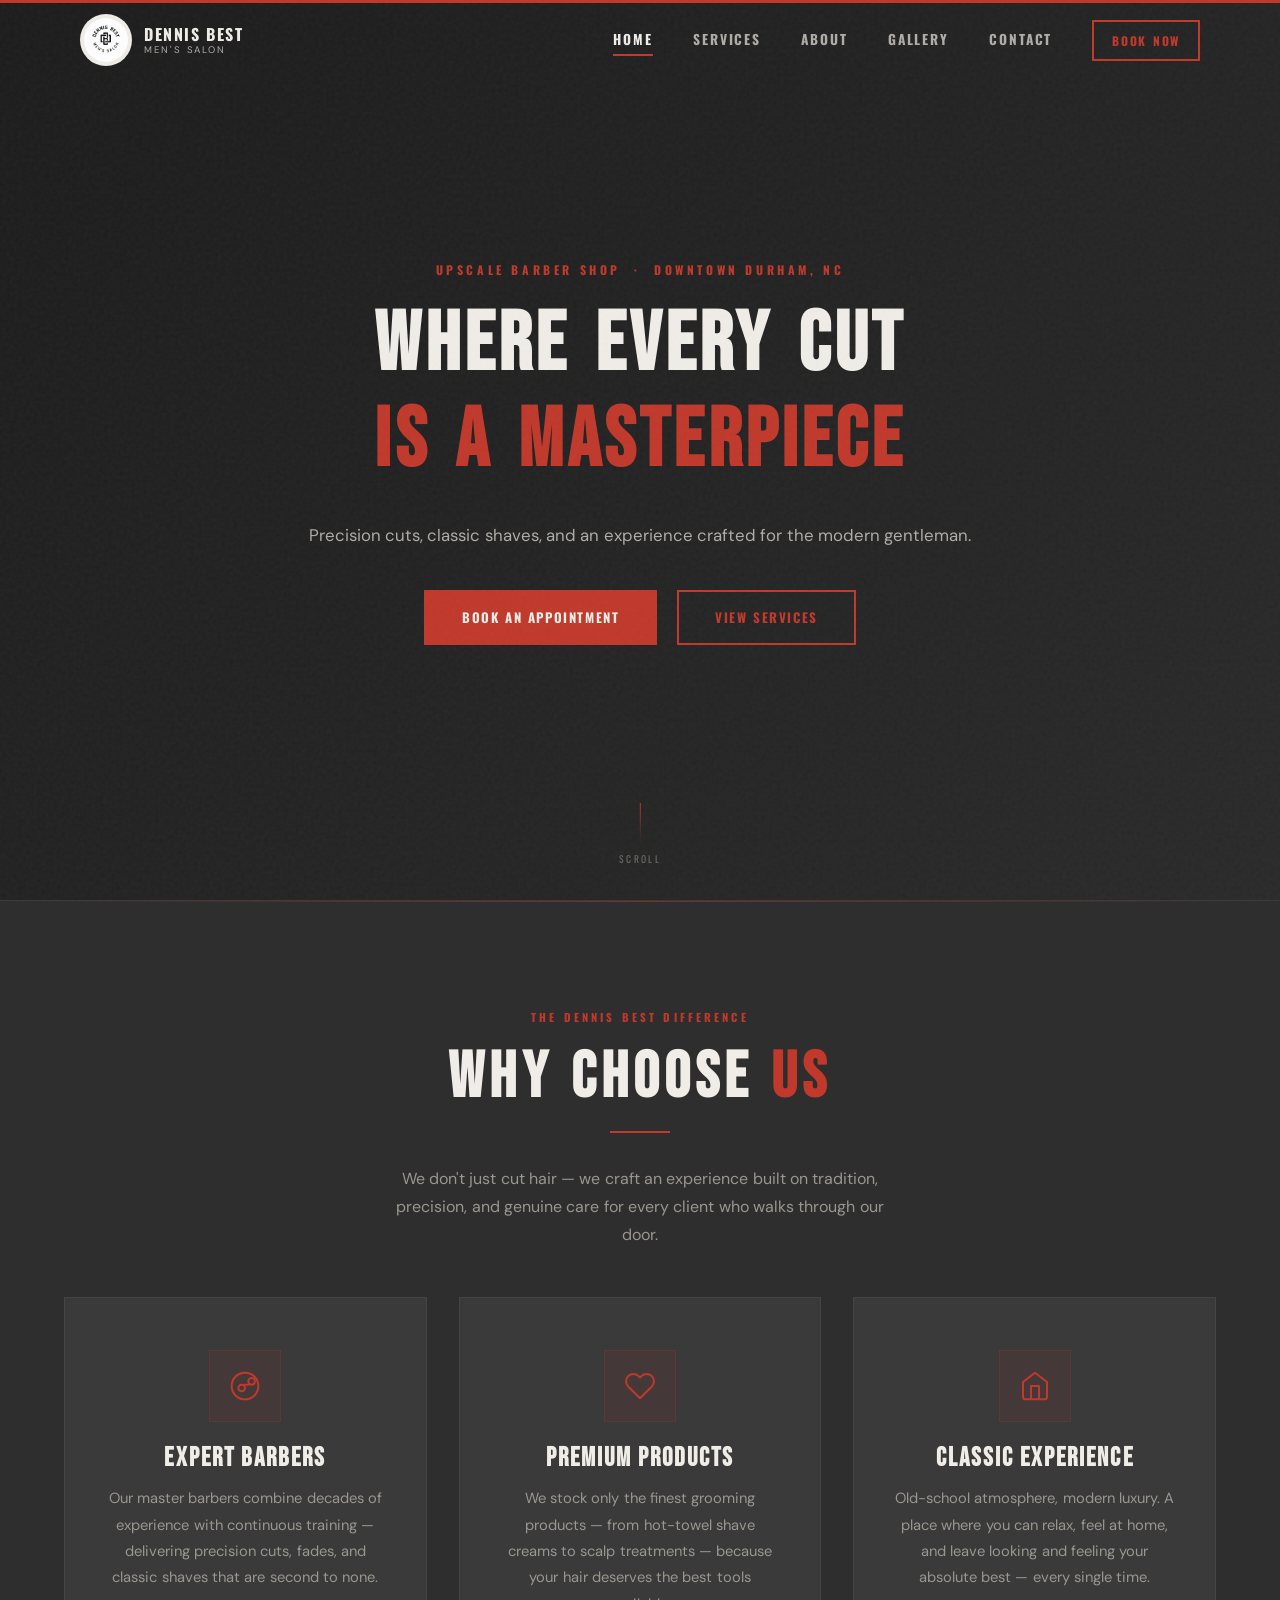
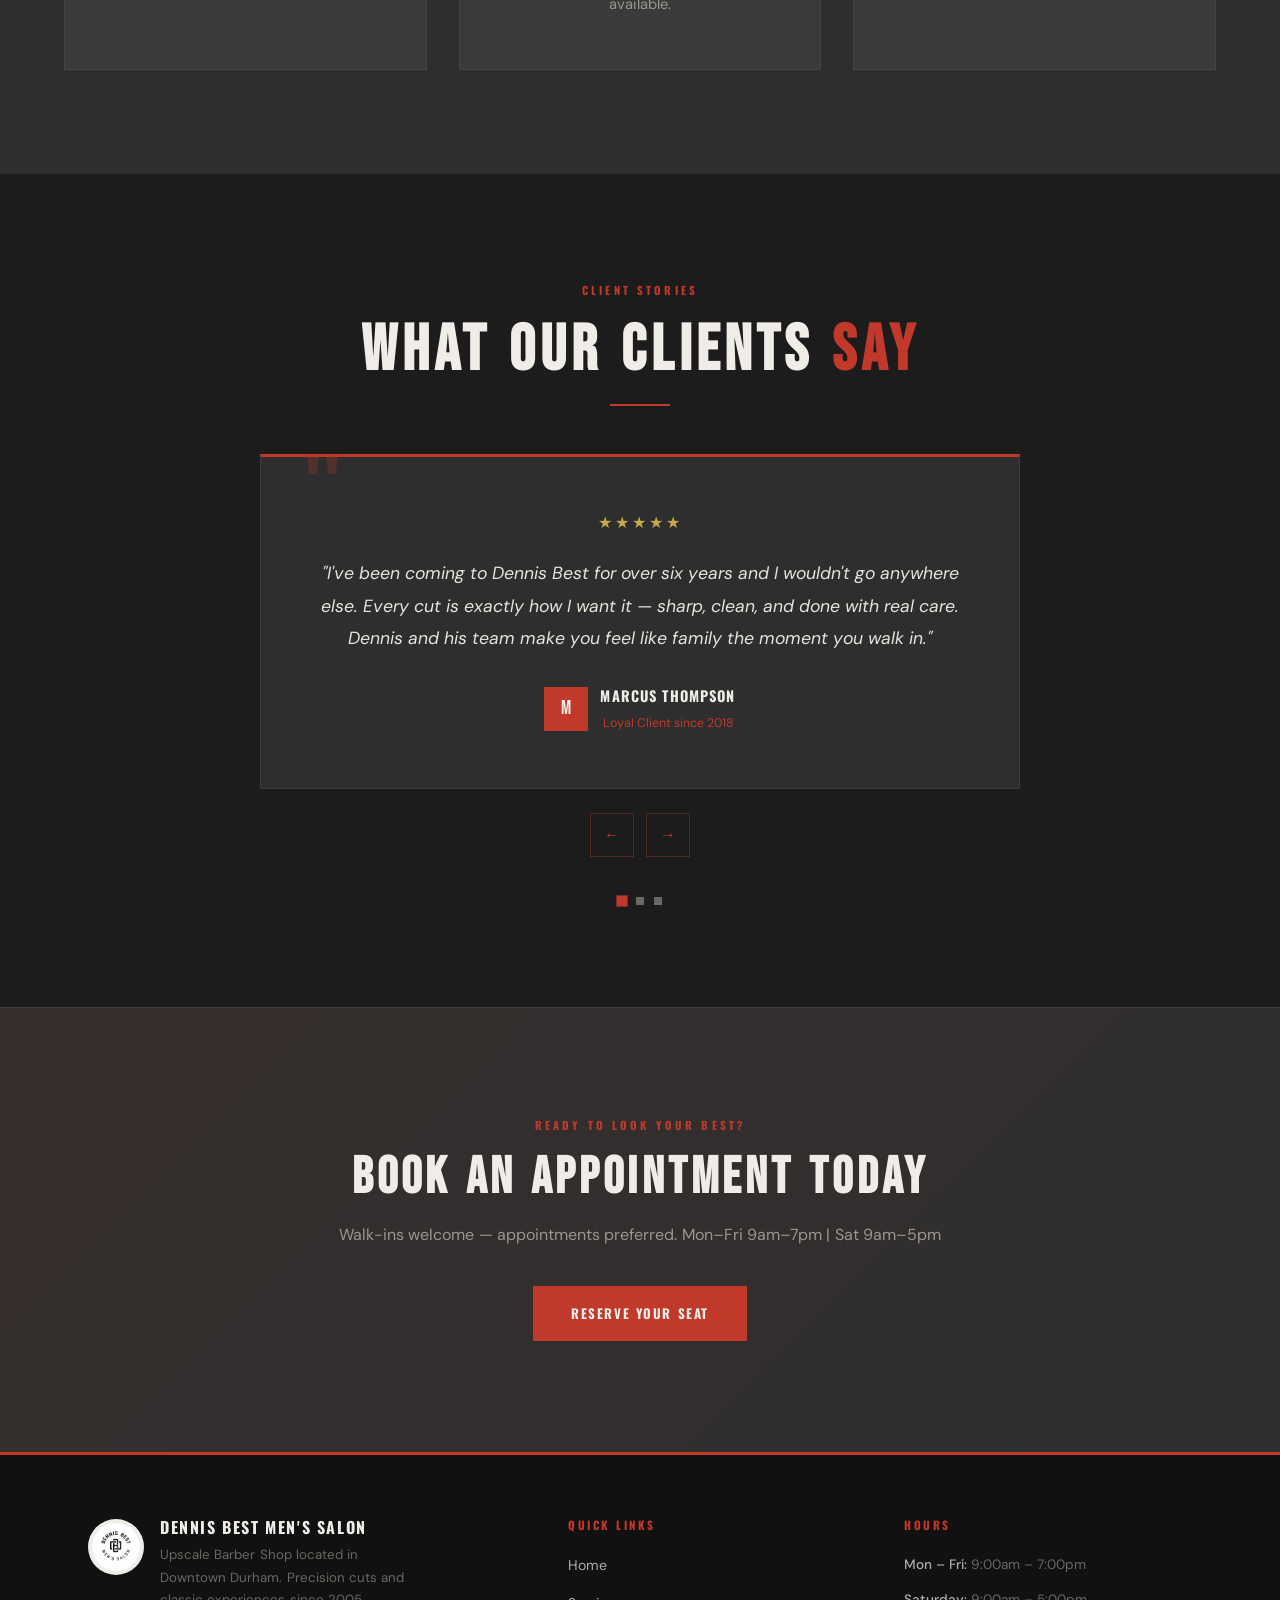
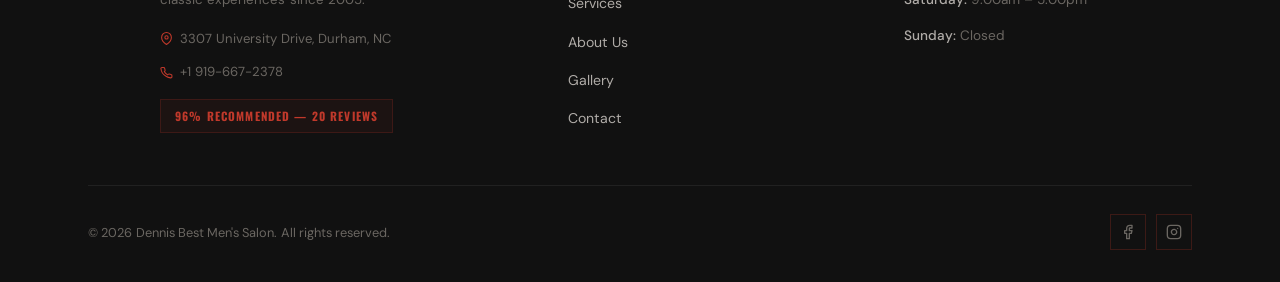
<file: index.html>
<!DOCTYPE html>
<html lang="en">
<head>
  <meta charset="UTF-8" />
  <meta name="viewport" content="width=device-width, initial-scale=1.0" />
  <title>Dennis Best Men's Salon — Where Every Cut is a Masterpiece</title>
  <meta name="description" content="Premium men's barbershop and salon. Expert cuts, classic shaves, and a welcoming atmosphere since 2005." />
  <link rel="icon" type="image/png" href="images/logo.png" />
  <link rel="stylesheet" href="css/style.css" />
</head>
<body>

  <!-- ═══════════════════════════════ NAV ═══════════════════════════════ -->
  <header class="nav" role="banner">
    <div class="nav__inner">
      <a href="index.html" class="nav__logo" aria-label="Dennis Best Men's Salon Home">
        <img src="images/logo.png" alt="Dennis Best Men's Salon Logo" />
        <div class="nav__logo-text">
          Dennis Best
          <span>Men's Salon</span>
        </div>
      </a>

      <nav class="nav__links" aria-label="Primary Navigation">
        <a href="index.html">Home</a>
        <a href="services.html">Services</a>
        <a href="about.html">About</a>
        <a href="gallery.html">Gallery</a>
        <a href="contact.html">Contact</a>
        <a href="contact.html" class="nav__book">Book Now</a>
      </nav>

      <button class="nav__hamburger" aria-label="Toggle menu" aria-expanded="false">
        <span></span><span></span><span></span>
      </button>
    </div>
  </header>

  <!-- Mobile Menu -->
  <nav class="nav__mobile" aria-label="Mobile Navigation">
    <a href="index.html">Home</a>
    <a href="services.html">Services</a>
    <a href="about.html">About</a>
    <a href="gallery.html">Gallery</a>
    <a href="contact.html">Contact</a>
    <a href="contact.html">Book an Appointment</a>
  </nav>

  <main>

    <!-- ═══════════════════════════ HERO ═══════════════════════════════ -->
    <section class="hero" aria-label="Hero">
      <div class="hero__bg" role="img" aria-label="Dennis Best Men's Salon Interior"></div>
      <div class="hero__overlay"></div>

      <div class="hero__content">
        <span class="hero__eyebrow">Upscale Barber Shop &nbsp;·&nbsp; Downtown Durham, NC</span>
        <h1 class="hero-heading">
          <span class="hero-line-1">Where Every Cut</span>
          <span class="hero-line-2">Is A Masterpiece</span>
        </h1>
        <p class="hero__sub">
          Precision cuts, classic shaves, and an experience crafted for the modern gentleman.
        </p>
        <div class="hero__cta">
          <a href="contact.html" class="btn btn-solid">Book an Appointment</a>
          <a href="services.html" class="btn">View Services</a>
        </div>
      </div>

      <div class="hero__scroll" aria-hidden="true">
        <div class="hero__scroll-line"></div>
        <span>Scroll</span>
      </div>
    </section>

    <!-- ═══════════════════════════ WHY US ═════════════════════════════ -->
    <section class="why">
      <div class="container">
        <div class="why__head reveal">
          <span class="section-label">The Dennis Best Difference</span>
          <h2 class="section-title">Why Choose <em>Us</em></h2>
          <div class="gold-divider center"></div>
          <p class="section-sub" style="margin: 0 auto;">
            We don't just cut hair — we craft an experience built on tradition, precision, and genuine care for every client who walks through our door.
          </p>
        </div>

        <div class="why__grid">
          <!-- Card 1 -->
          <div class="why__card reveal reveal-delay-1">
            <div class="why__icon">
              <svg viewBox="0 0 24 24" aria-hidden="true">
                <path d="M12 2C6.48 2 2 6.48 2 12s4.48 10 10 10 10-4.48 10-10S17.52 2 12 2z"/>
                <path d="M7 13.5c0-1.38 1.12-2.5 2.5-2.5s2.5 1.12 2.5 2.5-1.12 2.5-2.5 2.5S7 14.88 7 13.5z"/>
                <path d="M14.5 8.5c0-1.38 1.12-2.5 2.5-2.5s2.5 1.12 2.5 2.5-1.12 2.5-2.5 2.5-2.5-1.12-2.5-2.5z"/>
                <line x1="11.5" y1="11" x2="14.5" y2="11"/>
              </svg>
            </div>
            <h3>Expert Barbers</h3>
            <p>Our master barbers combine decades of experience with continuous training — delivering precision cuts, fades, and classic shaves that are second to none.</p>
          </div>

          <!-- Card 2 -->
          <div class="why__card reveal reveal-delay-2">
            <div class="why__icon">
              <svg viewBox="0 0 24 24" aria-hidden="true">
                <path d="M20.84 4.61a5.5 5.5 0 0 0-7.78 0L12 5.67l-1.06-1.06a5.5 5.5 0 0 0-7.78 7.78l1.06 1.06L12 21.23l7.78-7.78 1.06-1.06a5.5 5.5 0 0 0 0-7.78z"/>
              </svg>
            </div>
            <h3>Premium Products</h3>
            <p>We stock only the finest grooming products — from hot-towel shave creams to scalp treatments — because your hair deserves the best tools available.</p>
          </div>

          <!-- Card 3 -->
          <div class="why__card reveal reveal-delay-3">
            <div class="why__icon">
              <svg viewBox="0 0 24 24" aria-hidden="true">
                <path d="M3 9l9-7 9 7v11a2 2 0 0 1-2 2H5a2 2 0 0 1-2-2z"/>
                <polyline points="9 22 9 12 15 12 15 22"/>
              </svg>
            </div>
            <h3>Classic Experience</h3>
            <p>Old-school atmosphere, modern luxury. A place where you can relax, feel at home, and leave looking and feeling your absolute best — every single time.</p>
          </div>
        </div>
      </div>
    </section>

    <!-- ═════════════════════════ TESTIMONIALS ══════════════════════════ -->
    <section class="testimonials">
      <div class="container">
        <div class="testimonials__head reveal">
          <span class="section-label">Client Stories</span>
          <h2 class="section-title">What Our Clients <em>Say</em></h2>
          <div class="gold-divider center"></div>
        </div>

        <div class="testimonials__track-wrap reveal">
          <div class="testimonials__track">

            <div class="testimonials__slide">
              <div class="testimonial-card">
                <div class="testimonials__stars">★★★★★</div>
                <blockquote>
                  "I've been coming to Dennis Best for over six years and I wouldn't go anywhere else. Every cut is exactly how I want it — sharp, clean, and done with real care. Dennis and his team make you feel like family the moment you walk in."
                </blockquote>
                <cite>
                  <div class="testimonial-avatar">M</div>
                  <div class="testimonial-info">
                    <strong>Marcus Thompson</strong>
                    <span>Loyal Client since 2018</span>
                  </div>
                </cite>
              </div>
            </div>

            <div class="testimonials__slide">
              <div class="testimonial-card">
                <div class="testimonials__stars">★★★★★</div>
                <blockquote>
                  "The hot towel shave here is an experience unlike anything else. You walk out feeling completely refreshed — like a new man. The attention to detail from every barber in this shop is truly impressive. Worth every penny."
                </blockquote>
                <cite>
                  <div class="testimonial-avatar">J</div>
                  <div class="testimonial-info">
                    <strong>James Rivera</strong>
                    <span>Regular Client</span>
                  </div>
                </cite>
              </div>
            </div>

            <div class="testimonials__slide">
              <div class="testimonial-card">
                <div class="testimonials__stars">★★★★★</div>
                <blockquote>
                  "I took my son in for his first real haircut and Dennis was incredible with him. Patient, friendly, and the result was perfect. We've been coming back every month since. This is genuinely the best barbershop in the area."
                </blockquote>
                <cite>
                  <div class="testimonial-avatar">D</div>
                  <div class="testimonial-info">
                    <strong>David Chen</strong>
                    <span>Client since 2021</span>
                  </div>
                </cite>
              </div>
            </div>

          </div>
        </div>

        <div class="testimonials__arrows">
          <button class="testimonials__arrow prev" aria-label="Previous testimonial">&#8592;</button>
          <button class="testimonials__arrow next" aria-label="Next testimonial">&#8594;</button>
        </div>

        <div class="testimonials__dots" role="tablist" aria-label="Testimonial navigation">
          <button class="testimonials__dot active" aria-label="Testimonial 1"></button>
          <button class="testimonials__dot" aria-label="Testimonial 2"></button>
          <button class="testimonials__dot" aria-label="Testimonial 3"></button>
        </div>
      </div>
    </section>

    <!-- ═══════════════════════ CTA BANNER ═════════════════════════════ -->
    <section class="cta-banner">
      <div class="container">
        <span class="section-label reveal">Ready to Look Your Best?</span>
        <h2 class="cta-banner__title reveal">Book an Appointment Today</h2>
        <p class="cta-banner__sub reveal">
          Walk-ins welcome — appointments preferred. Mon–Fri 9am–7pm | Sat 9am–5pm
        </p>
        <a href="contact.html" class="btn btn-solid reveal">Reserve Your Seat</a>
      </div>
    </section>

  </main>

  <!-- ═══════════════════════════ FOOTER ═════════════════════════════ -->
  <footer class="footer">
    <div class="container">
      <div class="footer__grid">

        <div class="footer__brand">
          <img src="images/logo.png" alt="Dennis Best Men's Salon" class="footer__logo" />
          <div class="footer__brand-text">
            <h3>Dennis Best Men's Salon</h3>
            <p>Upscale Barber Shop located in Downtown Durham. Precision cuts and classic experiences since 2005.</p>
            <div class="footer__contact-details">
              <span>
                <svg viewBox="0 0 24 24"><path d="M21 10c0 7-9 13-9 13s-9-6-9-13a9 9 0 0 1 18 0z"/><circle cx="12" cy="10" r="3"/></svg>
                3307 University Drive, Durham, NC
              </span>
              <a href="tel:+19196672378">
                <svg viewBox="0 0 24 24"><path d="M22 16.92v3a2 2 0 0 1-2.18 2 19.79 19.79 0 0 1-8.63-3.07A19.5 19.5 0 0 1 4.69 13.4a19.79 19.79 0 0 1-3.07-8.67A2 2 0 0 1 3.6 2.69h3a2 2 0 0 1 2 1.72c.127.96.361 1.903.7 2.81a2 2 0 0 1-.45 2.11L7.91 10.3a16 16 0 0 0 6 6l1.27-.89a2 2 0 0 1 2.11-.45c.907.339 1.85.573 2.81.7A2 2 0 0 1 22 17z"/></svg>
                +1 919-667-2378
              </a>
            </div>
            <div class="footer__rating">96% Recommended — 20 Reviews</div>
          </div>
        </div>

        <div class="footer__col">
          <h4>Quick Links</h4>
          <nav class="footer__links" aria-label="Footer Navigation">
            <a href="index.html">Home</a>
            <a href="services.html">Services</a>
            <a href="about.html">About Us</a>
            <a href="gallery.html">Gallery</a>
            <a href="contact.html">Contact</a>
          </nav>
        </div>

        <div class="footer__col">
          <h4>Hours</h4>
          <ul class="footer__hours">
            <span><strong>Mon – Fri:</strong> 9:00am – 7:00pm</span>
            <span><strong>Saturday:</strong> 9:00am – 5:00pm</span>
            <span><strong>Sunday:</strong> Closed</span>
          </ul>
        </div>

      </div>

      <div class="footer__bottom">
        <p class="footer__copy">© 2026 Dennis Best Men's Salon. All rights reserved.</p>
        <div class="footer__social" aria-label="Social Media Links">
          <!-- Facebook -->
          <a href="#" aria-label="Facebook">
            <svg viewBox="0 0 24 24" xmlns="http://www.w3.org/2000/svg"><path d="M18 2h-3a5 5 0 0 0-5 5v3H7v4h3v8h4v-8h3l1-4h-4V7a1 1 0 0 1 1-1h3z"/></svg>
          </a>
          <!-- Instagram -->
          <a href="#" aria-label="Instagram">
            <svg viewBox="0 0 24 24" xmlns="http://www.w3.org/2000/svg"><rect x="2" y="2" width="20" height="20" rx="5" ry="5"/><path d="M16 11.37A4 4 0 1 1 12.63 8 4 4 0 0 1 16 11.37z"/><line x1="17.5" y1="6.5" x2="17.51" y2="6.5"/></svg>
          </a>
        </div>
      </div>
    </div>
  </footer>

  <div id="floating-book-btn"><a href="contact.html">Book An Appointment</a></div>

  <script src="js/main.js"></script>
</body>
</html>
</file>
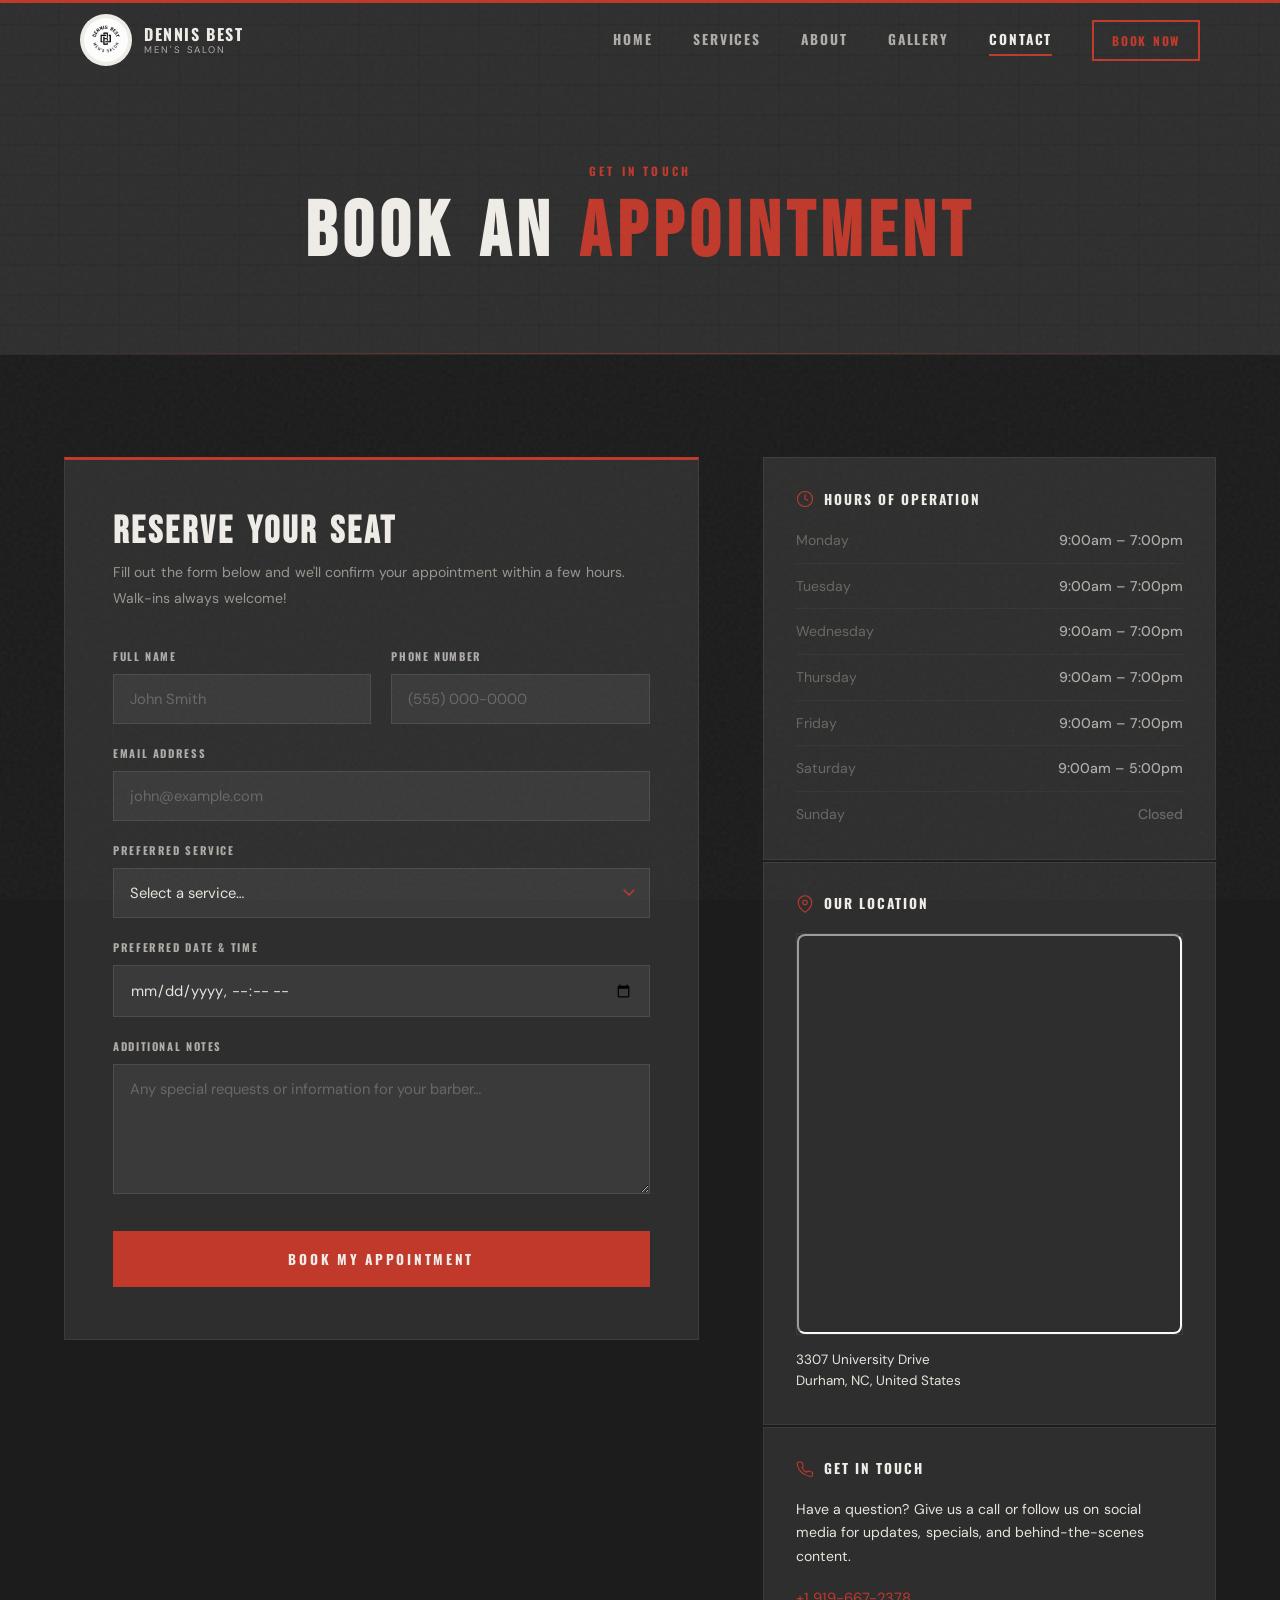
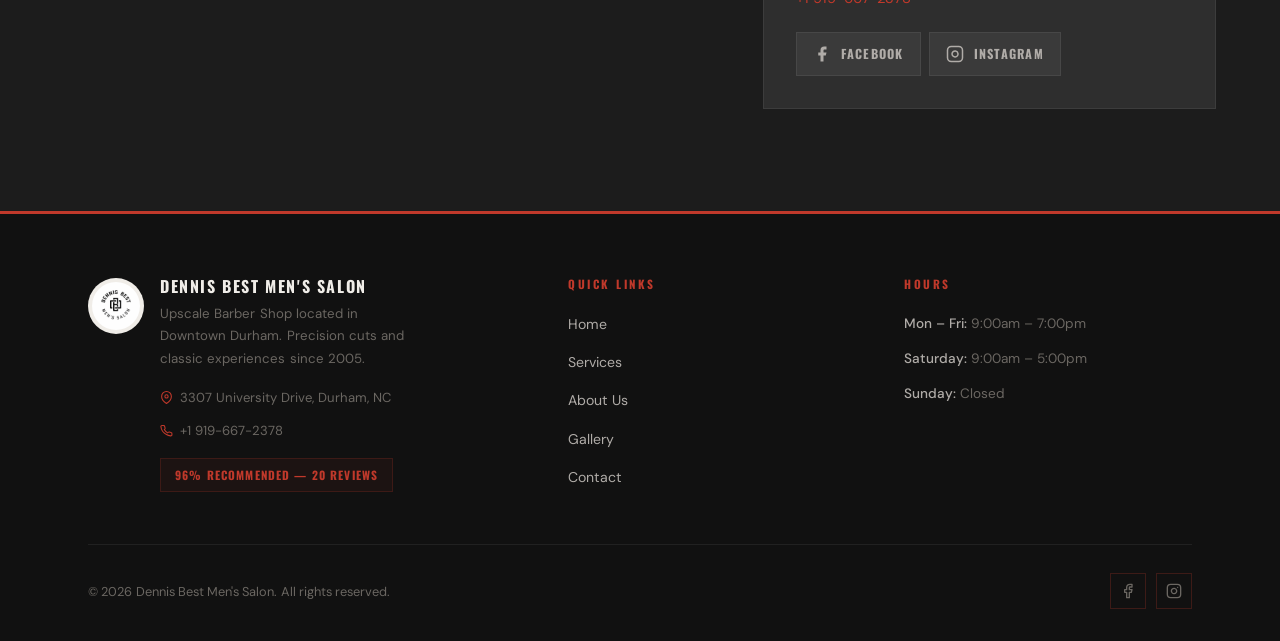
<file: contact.html>
<!DOCTYPE html>
<html lang="en">
<head>
  <meta charset="UTF-8" />
  <meta name="viewport" content="width=device-width, initial-scale=1.0" />
  <title>Contact &amp; Book — Dennis Best Men's Salon</title>
  <meta name="description" content="Book an appointment or get in touch with Dennis Best Men's Salon. Walk-ins welcome." />
  <link rel="icon" type="image/png" href="images/logo.png" />
  <link rel="stylesheet" href="css/style.css" />
</head>
<body>

  <!-- ═══════════════════════════════ NAV ═══════════════════════════════ -->
  <header class="nav" role="banner">
    <div class="nav__inner">
      <a href="index.html" class="nav__logo" aria-label="Dennis Best Men's Salon Home">
        <img src="images/logo.png" alt="Dennis Best Men's Salon Logo" />
        <div class="nav__logo-text">
          Dennis Best
          <span>Men's Salon</span>
        </div>
      </a>

      <nav class="nav__links" aria-label="Primary Navigation">
        <a href="index.html">Home</a>
        <a href="services.html">Services</a>
        <a href="about.html">About</a>
        <a href="gallery.html">Gallery</a>
        <a href="contact.html">Contact</a>
        <a href="contact.html" class="nav__book">Book Now</a>
      </nav>

      <button class="nav__hamburger" aria-label="Toggle menu" aria-expanded="false">
        <span></span><span></span><span></span>
      </button>
    </div>
  </header>

  <nav class="nav__mobile" aria-label="Mobile Navigation">
    <a href="index.html">Home</a>
    <a href="services.html">Services</a>
    <a href="about.html">About</a>
    <a href="gallery.html">Gallery</a>
    <a href="contact.html">Contact</a>
    <a href="contact.html">Book an Appointment</a>
  </nav>

  <main>

    <!-- ═══════════════════════ PAGE HEADER ════════════════════════════ -->
    <section class="page-header">
      <div class="container">
        <span class="page-header__label">Get in Touch</span>
        <h1>Book an <em>Appointment</em></h1>
      </div>
    </section>

    <!-- ═══════════════════════ CONTACT ════════════════════════════════ -->
    <section class="contact-section">
      <div class="container">
        <div class="contact__grid">

          <!-- ── Form ────────────────────────────────────────────────── -->
          <div class="contact-form reveal">
            <h2>Reserve Your Seat</h2>
            <p class="form-sub">Fill out the form below and we'll confirm your appointment within a few hours. Walk-ins always welcome!</p>

            <form novalidate>
              <div class="form-row">
                <div class="form-group">
                  <label for="name">Full Name</label>
                  <input type="text" id="name" name="name" placeholder="John Smith" required />
                </div>
                <div class="form-group">
                  <label for="phone">Phone Number</label>
                  <input type="tel" id="phone" name="phone" placeholder="(555) 000-0000" />
                </div>
              </div>

              <div class="form-group">
                <label for="email">Email Address</label>
                <input type="email" id="email" name="email" placeholder="john@example.com" required />
              </div>

              <div class="form-group">
                <label for="service">Preferred Service</label>
                <select id="service" name="service">
                  <option value="" disabled selected>Select a service…</option>
                  <option value="classic-haircut">Classic Haircut — $30</option>
                  <option value="haircut-beard">Haircut &amp; Beard Trim — $45</option>
                  <option value="hot-towel-shave">Hot Towel Shave — $35</option>
                  <option value="beard-sculpting">Beard Sculpting — $25</option>
                  <option value="kids-cut">Kids Cut (under 12) — $20</option>
                  <option value="hair-scalp-treatment">Hair + Scalp Treatment — $50</option>
                </select>
              </div>

              <div class="form-group">
                <label for="date">Preferred Date &amp; Time</label>
                <input type="datetime-local" id="date" name="date" />
              </div>

              <div class="form-group">
                <label for="message">Additional Notes</label>
                <textarea id="message" name="message" placeholder="Any special requests or information for your barber…"></textarea>
              </div>

              <button type="submit" class="form-submit">Book My Appointment</button>
            </form>

            <div class="form-success" role="alert">
              <p style="font-size:1.3rem; font-family:'Bebas Neue',sans-serif; letter-spacing:0.08em; color:var(--color-accent);">Appointment Request Sent!</p>
              <p style="font-size:0.88rem; color:var(--color-muted); margin-top:8px;">We'll confirm your booking via email or phone shortly. See you soon!</p>
            </div>
          </div>

          <!-- ── Info ────────────────────────────────────────────────── -->
          <div class="contact-info">

            <div class="contact-info__block reveal reveal-delay-1">
              <h3>
                <svg viewBox="0 0 24 24" aria-hidden="true"><circle cx="12" cy="12" r="10"/><polyline points="12 6 12 12 16 14"/></svg>
                Hours of Operation
              </h3>
              <ul class="hours-list">
                <li><span>Monday</span><span>9:00am – 7:00pm</span></li>
                <li><span>Tuesday</span><span>9:00am – 7:00pm</span></li>
                <li><span>Wednesday</span><span>9:00am – 7:00pm</span></li>
                <li><span>Thursday</span><span>9:00am – 7:00pm</span></li>
                <li><span>Friday</span><span>9:00am – 7:00pm</span></li>
                <li><span>Saturday</span><span>9:00am – 5:00pm</span></li>
                <li class="closed"><span>Sunday</span><span>Closed</span></li>
              </ul>
            </div>

            <div class="contact-info__block reveal reveal-delay-2">
              <h3>
                <svg viewBox="0 0 24 24" aria-hidden="true"><path d="M21 10c0 7-9 13-9 13s-9-6-9-13a9 9 0 0 1 18 0z"/><circle cx="12" cy="10" r="3"/></svg>
                Our Location
              </h3>
              <div class="map-embed">
                <iframe
                  src="https://maps.google.com/maps?q=3307+University+Drive+Durham+NC&output=embed"
                  allowfullscreen=""
                  loading="lazy"
                  referrerpolicy="no-referrer-when-downgrade"
                  title="Dennis Best Men's Salon — 3307 University Drive, Durham NC"
                  style="width:100%; height:400px; border-radius:8px;"
                ></iframe>
              </div>
              <p style="font-size:0.84rem; color:var(--color-muted); margin-top:14px; line-height:1.6;">
                3307 University Drive<br />
                Durham, NC, United States
              </p>
            </div>

            <div class="contact-info__block reveal reveal-delay-3">
              <h3>
                <svg viewBox="0 0 24 24" aria-hidden="true"><path d="M22 16.92v3a2 2 0 0 1-2.18 2 19.79 19.79 0 0 1-8.63-3.07A19.5 19.5 0 0 1 4.69 13.4a19.79 19.79 0 0 1-3.07-8.67A2 2 0 0 1 3.6 2.69h3a2 2 0 0 1 2 1.72c.127.96.361 1.903.7 2.81a2 2 0 0 1-.45 2.11L7.91 10.3a16 16 0 0 0 6 6l1.27-.89a2 2 0 0 1 2.11-.45c.907.339 1.85.573 2.81.7A2 2 0 0 1 22 17z"/></svg>
                Get in Touch
              </h3>
              <p style="font-size:0.88rem; color:var(--color-muted); margin-bottom:16px; line-height:1.7;">
                Have a question? Give us a call or follow us on social media for updates, specials, and behind-the-scenes content.
              </p>
              <p style="font-size:0.92rem; color:var(--color-cream); margin-bottom:20px;">
                <a href="tel:+19196672378" style="color:var(--color-accent); transition:opacity 0.2s;" onmouseover="this.style.opacity=0.7" onmouseout="this.style.opacity=1">+1 919-667-2378</a>
              </p>
              <div class="social-links">
                <a href="#" class="social-link" aria-label="Follow on Facebook">
                  <svg viewBox="0 0 24 24" aria-hidden="true"><path d="M18 2h-3a5 5 0 0 0-5 5v3H7v4h3v8h4v-8h3l1-4h-4V7a1 1 0 0 1 1-1h3z"/></svg>
                  Facebook
                </a>
                <a href="#" class="social-link" aria-label="Follow on Instagram">
                  <svg viewBox="0 0 24 24" aria-hidden="true" style="fill:none; stroke:currentColor; stroke-width:2;"><rect x="2" y="2" width="20" height="20" rx="5" ry="5"/><path d="M16 11.37A4 4 0 1 1 12.63 8 4 4 0 0 1 16 11.37z"/><line x1="17.5" y1="6.5" x2="17.51" y2="6.5"/></svg>
                  Instagram
                </a>
              </div>
            </div>

          </div>
        </div>
      </div>
    </section>

  </main>

  <!-- ═══════════════════════════ FOOTER ═════════════════════════════ -->
  <footer class="footer">
    <div class="container">
      <div class="footer__grid">
        <div class="footer__brand">
          <img src="images/logo.png" alt="Dennis Best Men's Salon" class="footer__logo" />
          <div class="footer__brand-text">
            <h3>Dennis Best Men's Salon</h3>
            <p>Upscale Barber Shop located in Downtown Durham. Precision cuts and classic experiences since 2005.</p>
            <div class="footer__contact-details">
              <span>
                <svg viewBox="0 0 24 24"><path d="M21 10c0 7-9 13-9 13s-9-6-9-13a9 9 0 0 1 18 0z"/><circle cx="12" cy="10" r="3"/></svg>
                3307 University Drive, Durham, NC
              </span>
              <a href="tel:+19196672378">
                <svg viewBox="0 0 24 24"><path d="M22 16.92v3a2 2 0 0 1-2.18 2 19.79 19.79 0 0 1-8.63-3.07A19.5 19.5 0 0 1 4.69 13.4a19.79 19.79 0 0 1-3.07-8.67A2 2 0 0 1 3.6 2.69h3a2 2 0 0 1 2 1.72c.127.96.361 1.903.7 2.81a2 2 0 0 1-.45 2.11L7.91 10.3a16 16 0 0 0 6 6l1.27-.89a2 2 0 0 1 2.11-.45c.907.339 1.85.573 2.81.7A2 2 0 0 1 22 17z"/></svg>
                +1 919-667-2378
              </a>
            </div>
            <div class="footer__rating">96% Recommended — 20 Reviews</div>
          </div>
        </div>
        <div class="footer__col">
          <h4>Quick Links</h4>
          <nav class="footer__links">
            <a href="index.html">Home</a>
            <a href="services.html">Services</a>
            <a href="about.html">About Us</a>
            <a href="gallery.html">Gallery</a>
            <a href="contact.html">Contact</a>
          </nav>
        </div>
        <div class="footer__col">
          <h4>Hours</h4>
          <ul class="footer__hours">
            <span><strong>Mon – Fri:</strong> 9:00am – 7:00pm</span>
            <span><strong>Saturday:</strong> 9:00am – 5:00pm</span>
            <span><strong>Sunday:</strong> Closed</span>
          </ul>
        </div>
      </div>
      <div class="footer__bottom">
        <p class="footer__copy">© 2026 Dennis Best Men's Salon. All rights reserved.</p>
        <div class="footer__social">
          <a href="#" aria-label="Facebook">
            <svg viewBox="0 0 24 24"><path d="M18 2h-3a5 5 0 0 0-5 5v3H7v4h3v8h4v-8h3l1-4h-4V7a1 1 0 0 1 1-1h3z"/></svg>
          </a>
          <a href="#" aria-label="Instagram">
            <svg viewBox="0 0 24 24"><rect x="2" y="2" width="20" height="20" rx="5" ry="5"/><path d="M16 11.37A4 4 0 1 1 12.63 8 4 4 0 0 1 16 11.37z"/><line x1="17.5" y1="6.5" x2="17.51" y2="6.5"/></svg>
          </a>
        </div>
      </div>
    </div>
  </footer>

  <div id="floating-book-btn"><a href="contact.html">Book An Appointment</a></div>

  <script src="js/main.js"></script>
</body>
</html>
</file>
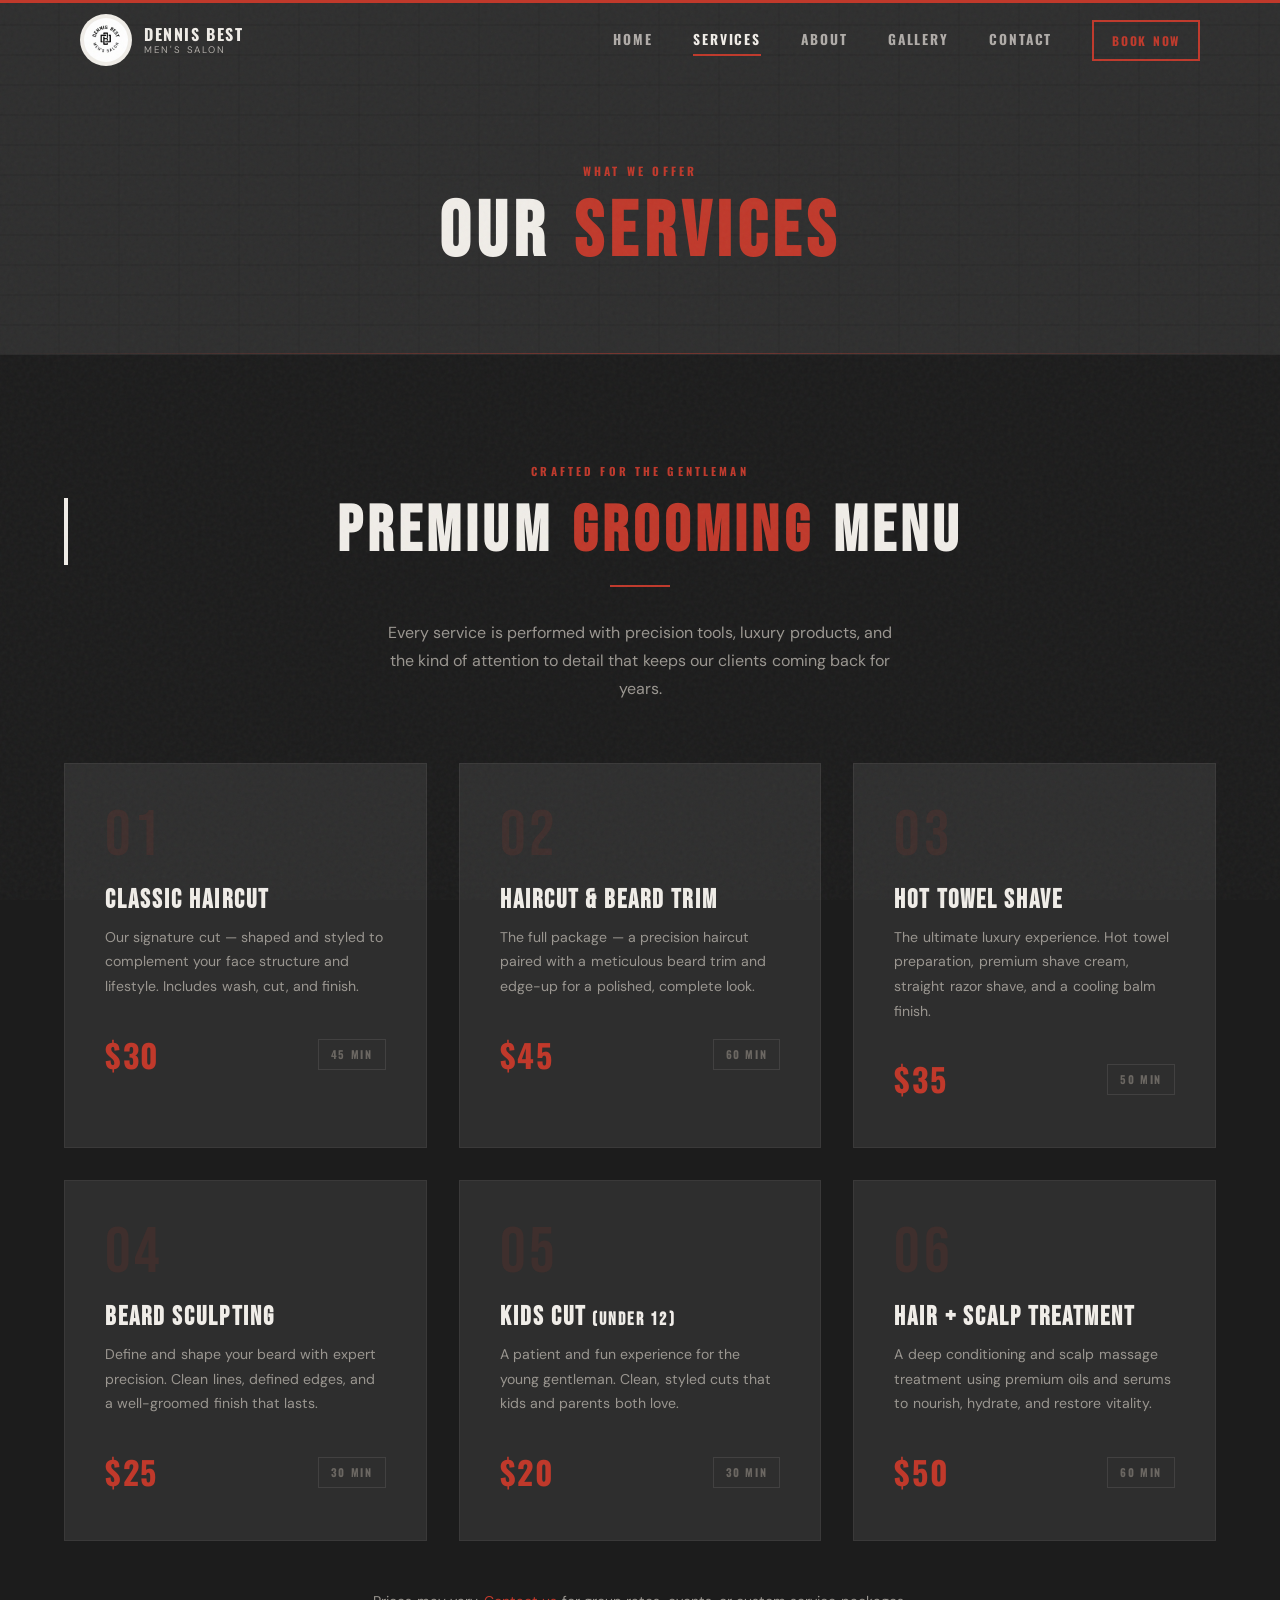
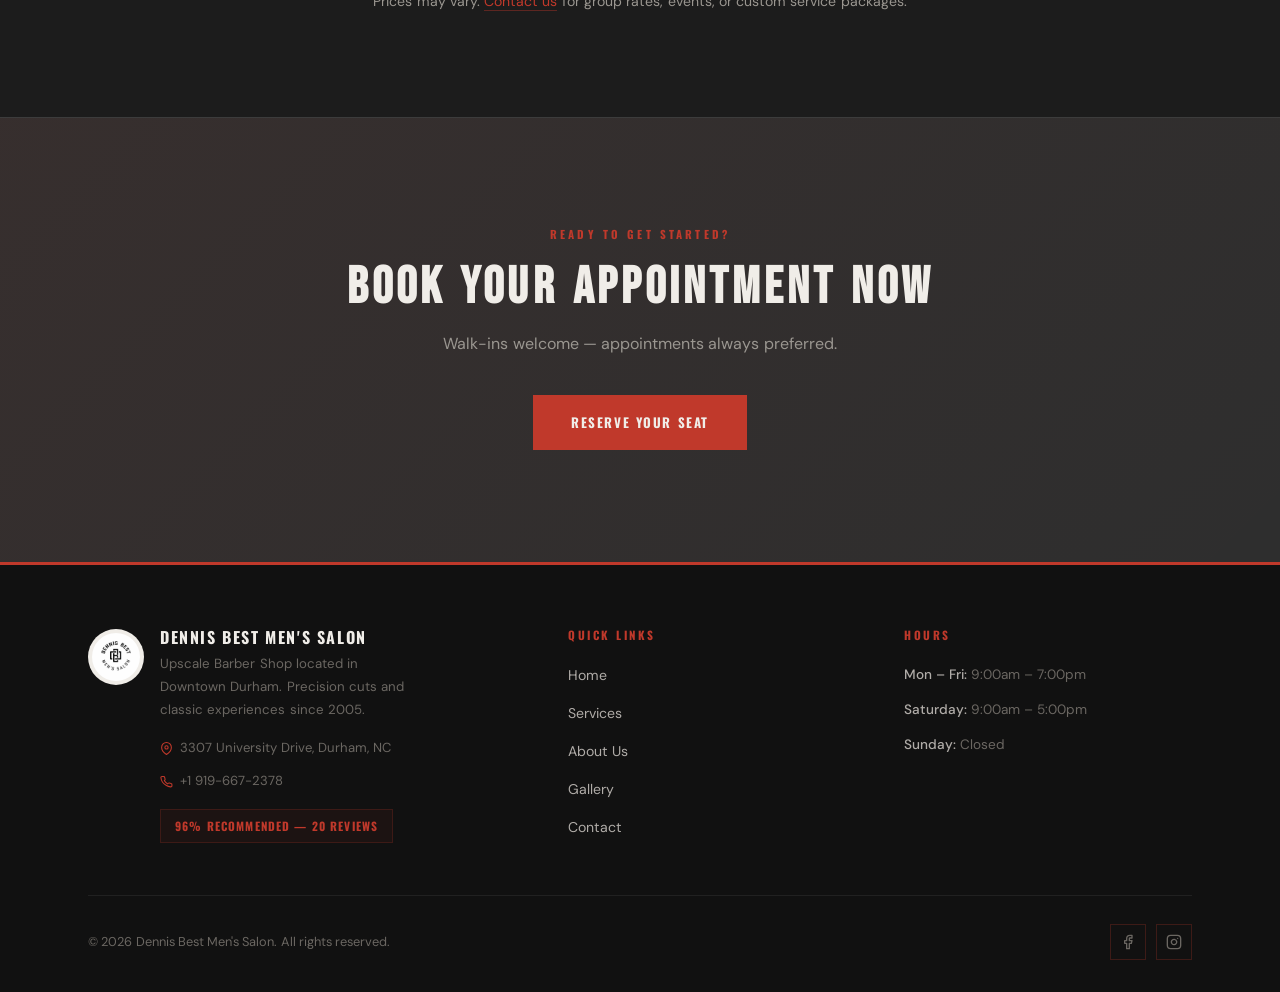
<file: services.html>
<!DOCTYPE html>
<html lang="en">
<head>
  <meta charset="UTF-8" />
  <meta name="viewport" content="width=device-width, initial-scale=1.0" />
  <title>Services — Dennis Best Men's Salon</title>
  <meta name="description" content="Premium barbershop services including classic haircuts, hot towel shaves, beard sculpting, and hair treatments." />
  <link rel="icon" type="image/png" href="images/logo.png" />
  <link rel="stylesheet" href="css/style.css" />
</head>
<body>

  <!-- ═══════════════════════════════ NAV ═══════════════════════════════ -->
  <header class="nav" role="banner">
    <div class="nav__inner">
      <a href="index.html" class="nav__logo" aria-label="Dennis Best Men's Salon Home">
        <img src="images/logo.png" alt="Dennis Best Men's Salon Logo" />
        <div class="nav__logo-text">
          Dennis Best
          <span>Men's Salon</span>
        </div>
      </a>

      <nav class="nav__links" aria-label="Primary Navigation">
        <a href="index.html">Home</a>
        <a href="services.html">Services</a>
        <a href="about.html">About</a>
        <a href="gallery.html">Gallery</a>
        <a href="contact.html">Contact</a>
        <a href="contact.html" class="nav__book">Book Now</a>
      </nav>

      <button class="nav__hamburger" aria-label="Toggle menu" aria-expanded="false">
        <span></span><span></span><span></span>
      </button>
    </div>
  </header>

  <nav class="nav__mobile" aria-label="Mobile Navigation">
    <a href="index.html">Home</a>
    <a href="services.html">Services</a>
    <a href="about.html">About</a>
    <a href="gallery.html">Gallery</a>
    <a href="contact.html">Contact</a>
    <a href="contact.html">Book an Appointment</a>
  </nav>

  <main>

    <!-- ═══════════════════════ PAGE HEADER ════════════════════════════ -->
    <section class="page-header">
      <div class="container">
        <span class="page-header__label">What We Offer</span>
        <h1>Our <em>Services</em></h1>
      </div>
    </section>

    <!-- ═══════════════════════ SERVICES GRID ══════════════════════════ -->
    <section class="services-section">
      <div class="container">

        <div class="services__head reveal" style="text-align:center; margin-bottom: 16px;">
          <span class="section-label">Crafted for the Gentleman</span>
          <h2 class="section-title">Premium <em>Grooming</em> Menu</h2>
          <div class="gold-divider center"></div>
          <p class="section-sub" style="margin: 0 auto;">
            Every service is performed with precision tools, luxury products, and the kind of attention to detail that keeps our clients coming back for years.
          </p>
        </div>

        <div class="services__grid">

          <div class="service-card reveal reveal-delay-1">
            <div class="service-card__number">01</div>
            <h3>Classic Haircut</h3>
            <p>Our signature cut — shaped and styled to complement your face structure and lifestyle. Includes wash, cut, and finish.</p>
            <div class="service-card__price">
              <span>$30</span>
              <div class="service-card__tag">45 min</div>
            </div>
          </div>

          <div class="service-card reveal reveal-delay-2">
            <div class="service-card__number">02</div>
            <h3>Haircut &amp; Beard Trim</h3>
            <p>The full package — a precision haircut paired with a meticulous beard trim and edge-up for a polished, complete look.</p>
            <div class="service-card__price">
              <span>$45</span>
              <div class="service-card__tag">60 min</div>
            </div>
          </div>

          <div class="service-card reveal reveal-delay-3">
            <div class="service-card__number">03</div>
            <h3>Hot Towel Shave</h3>
            <p>The ultimate luxury experience. Hot towel preparation, premium shave cream, straight razor shave, and a cooling balm finish.</p>
            <div class="service-card__price">
              <span>$35</span>
              <div class="service-card__tag">50 min</div>
            </div>
          </div>

          <div class="service-card reveal reveal-delay-1">
            <div class="service-card__number">04</div>
            <h3>Beard Sculpting</h3>
            <p>Define and shape your beard with expert precision. Clean lines, defined edges, and a well-groomed finish that lasts.</p>
            <div class="service-card__price">
              <span>$25</span>
              <div class="service-card__tag">30 min</div>
            </div>
          </div>

          <div class="service-card reveal reveal-delay-2">
            <div class="service-card__number">05</div>
            <h3>Kids Cut <small style="font-size:0.7em; color:var(--color-muted);">(under 12)</small></h3>
            <p>A patient and fun experience for the young gentleman. Clean, styled cuts that kids and parents both love.</p>
            <div class="service-card__price">
              <span>$20</span>
              <div class="service-card__tag">30 min</div>
            </div>
          </div>

          <div class="service-card reveal reveal-delay-3">
            <div class="service-card__number">06</div>
            <h3>Hair + Scalp Treatment</h3>
            <p>A deep conditioning and scalp massage treatment using premium oils and serums to nourish, hydrate, and restore vitality.</p>
            <div class="service-card__price">
              <span>$50</span>
              <div class="service-card__tag">60 min</div>
            </div>
          </div>

        </div>

        <p class="services__note reveal">
          Prices may vary. <a href="contact.html">Contact us</a> for group rates, events, or custom service packages.
        </p>

      </div>
    </section>

    <!-- ═══════════════════════ CTA BANNER ═════════════════════════════ -->
    <section class="cta-banner">
      <div class="container">
        <span class="section-label reveal">Ready to Get Started?</span>
        <h2 class="cta-banner__title reveal">Book Your Appointment Now</h2>
        <p class="cta-banner__sub reveal">Walk-ins welcome — appointments always preferred.</p>
        <a href="contact.html" class="btn btn-solid reveal">Reserve Your Seat</a>
      </div>
    </section>

  </main>

  <!-- ═══════════════════════════ FOOTER ═════════════════════════════ -->
  <footer class="footer">
    <div class="container">
      <div class="footer__grid">
        <div class="footer__brand">
          <img src="images/logo.png" alt="Dennis Best Men's Salon" class="footer__logo" />
          <div class="footer__brand-text">
            <h3>Dennis Best Men's Salon</h3>
            <p>Upscale Barber Shop located in Downtown Durham. Precision cuts and classic experiences since 2005.</p>
            <div class="footer__contact-details">
              <span>
                <svg viewBox="0 0 24 24"><path d="M21 10c0 7-9 13-9 13s-9-6-9-13a9 9 0 0 1 18 0z"/><circle cx="12" cy="10" r="3"/></svg>
                3307 University Drive, Durham, NC
              </span>
              <a href="tel:+19196672378">
                <svg viewBox="0 0 24 24"><path d="M22 16.92v3a2 2 0 0 1-2.18 2 19.79 19.79 0 0 1-8.63-3.07A19.5 19.5 0 0 1 4.69 13.4a19.79 19.79 0 0 1-3.07-8.67A2 2 0 0 1 3.6 2.69h3a2 2 0 0 1 2 1.72c.127.96.361 1.903.7 2.81a2 2 0 0 1-.45 2.11L7.91 10.3a16 16 0 0 0 6 6l1.27-.89a2 2 0 0 1 2.11-.45c.907.339 1.85.573 2.81.7A2 2 0 0 1 22 17z"/></svg>
                +1 919-667-2378
              </a>
            </div>
            <div class="footer__rating">96% Recommended — 20 Reviews</div>
          </div>
        </div>
        <div class="footer__col">
          <h4>Quick Links</h4>
          <nav class="footer__links">
            <a href="index.html">Home</a>
            <a href="services.html">Services</a>
            <a href="about.html">About Us</a>
            <a href="gallery.html">Gallery</a>
            <a href="contact.html">Contact</a>
          </nav>
        </div>
        <div class="footer__col">
          <h4>Hours</h4>
          <ul class="footer__hours">
            <span><strong>Mon – Fri:</strong> 9:00am – 7:00pm</span>
            <span><strong>Saturday:</strong> 9:00am – 5:00pm</span>
            <span><strong>Sunday:</strong> Closed</span>
          </ul>
        </div>
      </div>
      <div class="footer__bottom">
        <p class="footer__copy">© 2026 Dennis Best Men's Salon. All rights reserved.</p>
        <div class="footer__social">
          <a href="#" aria-label="Facebook">
            <svg viewBox="0 0 24 24"><path d="M18 2h-3a5 5 0 0 0-5 5v3H7v4h3v8h4v-8h3l1-4h-4V7a1 1 0 0 1 1-1h3z"/></svg>
          </a>
          <a href="#" aria-label="Instagram">
            <svg viewBox="0 0 24 24"><rect x="2" y="2" width="20" height="20" rx="5" ry="5"/><path d="M16 11.37A4 4 0 1 1 12.63 8 4 4 0 0 1 16 11.37z"/><line x1="17.5" y1="6.5" x2="17.51" y2="6.5"/></svg>
          </a>
        </div>
      </div>
    </div>
  </footer>

  <div id="floating-book-btn"><a href="contact.html">Book An Appointment</a></div>

  <script src="js/main.js"></script>
</body>
</html>
</file>
<file: css/style.css>
/* ============================================================
   Dennis Best Men's Salon — Visual Identity v3
   Grey Brick / Red Accent / Bebas Neue
   ============================================================ */

@import url('https://fonts.googleapis.com/css2?family=Bebas+Neue&family=Oswald:wght@600;700&family=DM+Sans:wght@300;400;500;600&display=swap');

/* ── Variables ─────────────────────────────────────────────── */
:root {
  --color-bg:          #1c1c1c;
  --color-surface:     #2e2e2e;
  --color-surface-alt: #3a3a3a;
  --color-grey-light:  #b0aca8;
  --color-grey-mid:    #6b6762;
  --color-white:       #f0ede8;
  --color-text:        #e8e4dc;
  --color-text-muted:  #9a9690;
  --color-accent:      #c0392b;
  --color-accent-hover:#e74c3c;
  --color-gold:        #c9a84c;   /* floating btn + stars only */
  --nav-h:             80px;
  --transition:        0.32s cubic-bezier(0.4, 0, 0.2, 1);
  --radius:            0px;       /* sharp corners — stamped/pressed feel */
  --max-w:             1200px;
}

/* ── Reset & Base ──────────────────────────────────────────── */
*, *::before, *::after { box-sizing: border-box; margin: 0; padding: 0; }

html { scroll-behavior: smooth; font-size: 16px; }

body {
  background: var(--color-bg);
  color: var(--color-text);
  font-family: 'DM Sans', sans-serif;
  font-weight: 400;
  line-height: 1.75;
  opacity: 0;
  animation: pageIn 0.5s ease forwards;
}

@keyframes pageIn {
  to { opacity: 1; }
}

img { max-width: 100%; display: block; }
a   { text-decoration: none; color: inherit; }
ul  { list-style: none; }

/* Headings: Bebas Neue — stamped, commanding */
h1, h2, h3, h4 {
  font-family: 'Bebas Neue', sans-serif;
  line-height: 1.05;
  letter-spacing: 0.08em;
  text-transform: uppercase;
}

/* ── Fixed top red accent bar ──────────────────────────────── */
body::before {
  content: '';
  position: fixed;
  top: 0; left: 0; right: 0;
  height: 3px;
  background: var(--color-accent);
  z-index: 9999;
  pointer-events: none;
}

/* ── Full-page noise grain overlay ─────────────────────────── */
body::after {
  content: '';
  position: fixed;
  top: 0; left: 0;
  width: 100%; height: 100%;
  pointer-events: none;
  z-index: 9998;
  opacity: 0.04;
  background-image: url("data:image/svg+xml,%3Csvg viewBox='0 0 256 256' xmlns='http://www.w3.org/2000/svg'%3E%3Cfilter id='noise'%3E%3CfeTurbulence type='fractalNoise' baseFrequency='0.9' numOctaves='4' stitchTiles='stitch'/%3E%3C/filter%3E%3Crect width='100%25' height='100%25' filter='url(%23noise)'/%3E%3C/svg%3E");
}

/* ── Utility ───────────────────────────────────────────────── */
.container {
  width: 100%;
  max-width: var(--max-w);
  margin: 0 auto;
  padding: 0 24px;
}

.section-label {
  display: inline-block;
  font-family: 'Oswald', sans-serif;
  font-weight: 700;
  font-size: 0.7rem;
  letter-spacing: 0.28em;
  text-transform: uppercase;
  color: var(--color-accent);
  margin-bottom: 12px;
}

/* White trim left border on all section titles */
.section-title {
  font-family: 'Bebas Neue', sans-serif;
  font-size: clamp(2.5rem, 5vw, 4.5rem);
  letter-spacing: 0.08em;
  text-transform: uppercase;
  color: var(--color-white);
  margin-bottom: 16px;
  border-left: 4px solid var(--color-white);
  padding-left: 16px;
}

.section-title em {
  font-style: normal;
  color: var(--color-accent);
}

.section-sub {
  font-size: 1rem;
  color: var(--color-text-muted);
  max-width: 520px;
  line-height: 1.75;
}

/* Buttons — sharp corners, Oswald Bold */
.btn {
  display: inline-block;
  padding: 14px 36px;
  border: 2px solid var(--color-accent);
  font-family: 'Oswald', sans-serif;
  font-size: 0.82rem;
  font-weight: 700;
  letter-spacing: 0.15em;
  text-transform: uppercase;
  color: var(--color-accent);
  background: transparent;
  cursor: pointer;
  transition: var(--transition);
  border-radius: 0;
  position: relative;
  overflow: hidden;
}

.btn::after {
  content: '';
  position: absolute;
  top: 0; left: -80%;
  width: 50%; height: 100%;
  background: linear-gradient(90deg, transparent, rgba(255,255,255,0.12), transparent);
  transform: skewX(-18deg);
  pointer-events: none;
  opacity: 0;
}

.btn:hover {
  background: var(--color-accent);
  color: var(--color-white);
}

.btn:hover::after {
  opacity: 1;
  animation: shimmerSweep 0.5s ease forwards;
}

@keyframes shimmerSweep {
  from { left: -80%; }
  to   { left: 130%; }
}

.btn-solid {
  background: var(--color-accent);
  color: var(--color-white);
}

.btn-solid:hover {
  background: var(--color-accent-hover);
  border-color: var(--color-accent-hover);
}

/* ── Divider ───────────────────────────────────────────────── */
.gold-divider {
  width: 60px;
  height: 2px;
  background: var(--color-accent);
  margin: 20px 0 32px;
}

.gold-divider.center { margin-left: auto; margin-right: auto; }

/* ── Section divider lines ─────────────────────────────────── */
section {
  border-top: 1px solid rgba(240, 237, 232, 0.07);
}

/* ============================================================
   NAVIGATION
   ============================================================ */
.nav {
  position: fixed;
  top: 0; left: 0; right: 0;
  height: var(--nav-h);
  z-index: 1000;
  transition: background var(--transition), box-shadow var(--transition);
}

.nav.scrolled {
  background: rgba(20, 20, 20, 0.92);
  box-shadow: 0 2px 20px rgba(0,0,0,0.7);
  backdrop-filter: blur(14px) saturate(1.3);
  -webkit-backdrop-filter: blur(14px) saturate(1.3);
}

.nav__inner {
  display: flex;
  align-items: center;
  justify-content: space-between;
  height: 100%;
  max-width: var(--max-w);
  margin: 0 auto;
  padding: 0 24px;
}

.nav__logo {
  display: flex;
  align-items: center;
  gap: 12px;
}

.nav__logo img {
  width: 52px;
  height: 52px;
  object-fit: contain;
  border-radius: 50%;
  background: var(--color-white);
  padding: 4px;
}

.nav__logo-text {
  font-family: 'Oswald', sans-serif;
  font-weight: 700;
  font-size: 1rem;
  letter-spacing: 0.1em;
  text-transform: uppercase;
  color: var(--color-white);
  line-height: 1.2;
}

.nav__logo-text span {
  display: block;
  font-family: 'DM Sans', sans-serif;
  font-size: 0.6rem;
  font-weight: 400;
  letter-spacing: 0.2em;
  text-transform: uppercase;
  color: var(--color-grey-light);
}

.nav__links {
  display: flex;
  align-items: center;
  gap: 36px;
}

.nav__links a {
  font-family: 'Oswald', sans-serif;
  font-size: 0.85rem;
  font-weight: 700;
  letter-spacing: 0.12em;
  text-transform: uppercase;
  color: var(--color-grey-light);
  position: relative;
  transition: color var(--transition);
}

.nav__links a::after {
  content: '';
  position: absolute;
  bottom: -4px; left: 0;
  width: 0; height: 2px;
  background: var(--color-accent);
  transition: width var(--transition);
}

.nav__links a:hover,
.nav__links a.active {
  color: var(--color-white);
}

.nav__links a:hover::after,
.nav__links a.active::after {
  width: 100%;
}

.nav__book {
  font-family: 'Oswald', sans-serif !important;
  font-size: 0.75rem !important;
  padding: 8px 18px;
  border: 2px solid var(--color-accent);
  color: var(--color-accent) !important;
  transition: var(--transition) !important;
}

.nav__book:hover {
  background: var(--color-accent) !important;
  color: var(--color-white) !important;
}

.nav__book::after { display: none !important; }

/* Hamburger */
.nav__hamburger {
  display: none;
  flex-direction: column;
  justify-content: center;
  gap: 5px;
  width: 36px; height: 36px;
  cursor: pointer;
  background: none;
  border: none;
  padding: 4px;
}

.nav__hamburger span {
  display: block;
  height: 2px;
  background: var(--color-grey-light);
  border-radius: 0;
  transition: var(--transition);
}

.nav__hamburger.open span:nth-child(1) { transform: translateY(7px) rotate(45deg); }
.nav__hamburger.open span:nth-child(2) { opacity: 0; }
.nav__hamburger.open span:nth-child(3) { transform: translateY(-7px) rotate(-45deg); }

/* Mobile menu */
.nav__mobile {
  display: none;
  position: fixed;
  top: var(--nav-h);
  left: 0; right: 0;
  background: rgba(20, 20, 20, 0.98);
  backdrop-filter: blur(20px);
  -webkit-backdrop-filter: blur(20px);
  padding: 24px;
  flex-direction: column;
  gap: 4px;
  z-index: 999;
  border-top: 2px solid var(--color-accent);
}

.nav__mobile.open { display: flex; }

.nav__mobile a {
  display: block;
  padding: 14px 16px;
  font-family: 'Oswald', sans-serif;
  font-size: 1.1rem;
  font-weight: 700;
  letter-spacing: 0.1em;
  text-transform: uppercase;
  color: var(--color-grey-light);
  border-bottom: 1px solid rgba(240, 237, 232, 0.06);
  transition: color var(--transition);
}

.nav__mobile a:hover,
.nav__mobile a.active {
  color: var(--color-accent);
}

.nav__mobile a:last-child { border-bottom: none; }

/* ============================================================
   HERO
   ============================================================ */
.hero {
  position: relative;
  height: 100vh;
  min-height: 620px;
  display: flex;
  align-items: center;
  justify-content: center;
  text-align: center;
  overflow: hidden;
  /* Brick texture */
  background-color: var(--color-bg);
  background-image:
    repeating-linear-gradient(
      0deg, transparent, transparent 28px,
      rgba(0,0,0,0.08) 28px, rgba(0,0,0,0.08) 30px
    ),
    repeating-linear-gradient(
      90deg, transparent, transparent 58px,
      rgba(0,0,0,0.05) 58px, rgba(0,0,0,0.05) 60px
    );
}

.hero__bg {
  position: absolute;
  inset: 0;
  background: url('https://images.unsplash.com/photo-1585747860715-2ba37e788b70?w=1600&q=80') center/cover no-repeat;
  transform: scale(1.05);
  transition: transform 8s ease-out;
}

.hero__bg.loaded { transform: scale(1); }

.hero__overlay {
  position: absolute;
  inset: 0;
  background: linear-gradient(
    135deg,
    rgba(28, 28, 28, 0.93) 0%,
    rgba(46, 46, 46, 0.78) 100%
  );
}

.hero__grain {
  opacity: 0; /* global grain via body::after handles this */
}

.hero__content {
  position: relative;
  z-index: 2;
  max-width: 860px;
  padding: 0 24px;
  animation: heroIn 0.9s ease 0.2s both;
}

@keyframes heroIn {
  from { opacity: 0; transform: translateY(32px); }
  to   { opacity: 1; transform: translateY(0); }
}

.hero__eyebrow {
  display: inline-block;
  font-family: 'Oswald', sans-serif;
  font-weight: 700;
  font-size: 0.75rem;
  letter-spacing: 0.3em;
  text-transform: uppercase;
  color: var(--color-accent);
  margin-bottom: 20px;
}

.hero__title {
  font-family: 'Bebas Neue', sans-serif;
  font-size: clamp(3.5rem, 9vw, 8rem);
  font-weight: 400;
  letter-spacing: 0.06em;
  text-transform: uppercase;
  color: var(--color-white);
  margin-bottom: 16px;
  line-height: 0.95;
}

.hero__title em {
  display: block;
  font-style: normal;
  color: var(--color-accent);
}

.hero-heading {
  display: flex;
  flex-direction: column;
  gap: 0.2em;
  margin-bottom: 2rem;
  text-align: center;
}

.hero-line-1,
.hero-line-2 {
  display: block;
  font-family: 'Bebas Neue', sans-serif;
  white-space: nowrap;
  letter-spacing: 0.05em;
  word-spacing: 0.1em;
  line-height: 1.1;
}

.hero-line-1 {
  font-size: clamp(2.5rem, 6.5vw, 7rem);
  color: #f0ede8;
}

.hero-line-2 {
  font-size: clamp(2.5rem, 6.5vw, 7rem);
  color: #c0392b;
}

.hero__word {
  display: inline-block;
  opacity: 0;
  transform: translateY(22px);
  animation: wordReveal 0.65s cubic-bezier(0.22, 1, 0.36, 1) forwards;
}

@keyframes wordReveal {
  to { opacity: 1; transform: translateY(0); }
}

.hero__sub {
  font-family: 'DM Sans', sans-serif;
  font-size: 1.05rem;
  color: var(--color-grey-light);
  margin-bottom: 40px;
  font-weight: 400;
}

.hero__cta {
  display: flex;
  gap: 16px;
  justify-content: center;
  flex-wrap: wrap;
}

.hero__scroll {
  position: absolute;
  bottom: 32px; left: 50%;
  transform: translateX(-50%);
  z-index: 2;
  display: flex;
  flex-direction: column;
  align-items: center;
  gap: 8px;
  animation: bounce 2.5s ease infinite;
}

.hero__scroll span {
  font-family: 'Oswald', sans-serif;
  font-size: 0.6rem;
  letter-spacing: 0.25em;
  text-transform: uppercase;
  color: var(--color-grey-mid);
}

.hero__scroll-line {
  width: 1px; height: 40px;
  background: linear-gradient(to bottom, var(--color-accent), transparent);
}

@keyframes bounce {
  0%, 100% { transform: translateX(-50%) translateY(0); }
  50%       { transform: translateX(-50%) translateY(8px); }
}

/* ============================================================
   WHY CHOOSE US
   ============================================================ */
.why {
  padding: 100px 0;
  background: var(--color-surface);
  position: relative;
  overflow: hidden;
}

.why::before {
  content: '';
  position: absolute;
  top: 0; left: 0; right: 0;
  height: 1px;
  background: linear-gradient(to right, transparent, var(--color-accent), transparent);
  opacity: 0.5;
}

.why__head {
  text-align: center;
  margin-bottom: 64px;
}

.why__head .section-title {
  border-left: none;
  padding-left: 0;
}

.why__grid {
  display: grid;
  grid-template-columns: repeat(3, 1fr);
  gap: 2px;
}

.why__card {
  background: var(--color-surface-alt);
  border: 1px solid rgba(240, 237, 232, 0.06);
  padding: 52px 40px;
  text-align: center;
  position: relative;
  overflow: hidden;
  cursor: default;
  transition: var(--transition);
}

.why__card::after {
  content: '';
  position: absolute;
  bottom: 0; left: 0; right: 0;
  height: 3px;
  background: var(--color-accent);
  transform: scaleX(0);
  transition: transform var(--transition);
}

.why__card:hover {
  transform: translateY(-6px);
  border-color: rgba(192, 57, 43, 0.25);
  box-shadow: 0 16px 40px rgba(0,0,0,0.4), -4px 0 0 var(--color-accent);
}

.why__card:hover::after { transform: scaleX(1); }

.why__icon {
  width: 72px; height: 72px;
  margin: 0 auto 24px;
  display: flex;
  align-items: center;
  justify-content: center;
  border-radius: 0;
  background: rgba(192, 57, 43, 0.08);
  border: 1px solid rgba(192, 57, 43, 0.2);
}

.why__icon svg {
  width: 32px; height: 32px;
  stroke: var(--color-accent);
  fill: none;
  stroke-width: 1.5;
  stroke-linecap: round;
  stroke-linejoin: round;
}

.why__card h3 {
  font-family: 'Bebas Neue', sans-serif;
  font-size: 1.6rem;
  letter-spacing: 0.08em;
  text-transform: uppercase;
  color: var(--color-white);
  margin-bottom: 12px;
}

.why__card p {
  font-size: 0.92rem;
  color: var(--color-text-muted);
  line-height: 1.8;
}

/* ============================================================
   TESTIMONIALS
   ============================================================ */
.testimonials {
  padding: 100px 0;
  background: var(--color-bg);
  overflow: hidden;
}

.testimonials__head {
  text-align: center;
  margin-bottom: 64px;
}

.testimonials__head .section-title {
  border-left: none;
  padding-left: 0;
}

.testimonials__track-wrap {
  position: relative;
  overflow: hidden;
}

.testimonials__track {
  display: flex;
  transition: transform 0.6s cubic-bezier(0.4, 0, 0.2, 1);
}

.testimonials__slide {
  min-width: 100%;
  padding: 0 40px;
}

.testimonial-card {
  background: var(--color-surface);
  border: 1px solid rgba(240, 237, 232, 0.07);
  border-top: 3px solid var(--color-accent);
  padding: 52px 60px;
  max-width: 760px;
  margin: 0 auto;
  text-align: center;
  position: relative;
}

.testimonial-card::before {
  content: '"';
  position: absolute;
  top: -24px; left: 40px;
  font-family: 'Bebas Neue', sans-serif;
  font-size: 8rem;
  color: var(--color-accent);
  opacity: 0.25;
  line-height: 1;
}

.testimonial-card blockquote {
  font-family: 'DM Sans', sans-serif;
  font-size: 1.1rem;
  font-style: italic;
  color: var(--color-text);
  line-height: 1.85;
  margin-bottom: 28px;
}

.testimonial-card cite {
  display: flex;
  align-items: center;
  justify-content: center;
  gap: 12px;
  font-style: normal;
}

.testimonial-avatar {
  width: 44px; height: 44px;
  border-radius: 0;
  background: var(--color-accent);
  display: flex;
  align-items: center;
  justify-content: center;
  font-family: 'Bebas Neue', sans-serif;
  font-size: 1.2rem;
  letter-spacing: 0.05em;
  color: var(--color-white);
  flex-shrink: 0;
}

.testimonial-info strong {
  display: block;
  font-family: 'Oswald', sans-serif;
  font-weight: 700;
  font-size: 0.9rem;
  letter-spacing: 0.08em;
  text-transform: uppercase;
  color: var(--color-white);
}

.testimonial-info span {
  font-size: 0.78rem;
  color: var(--color-accent);
  font-family: 'DM Sans', sans-serif;
}

/* Stars keep gold */
.testimonials__stars {
  color: var(--color-gold);
  font-size: 1rem;
  margin-bottom: 20px;
  letter-spacing: 3px;
}

.testimonials__dots {
  display: flex;
  justify-content: center;
  gap: 10px;
  margin-top: 40px;
}

.testimonials__dot {
  width: 8px; height: 8px;
  border-radius: 0;
  background: var(--color-grey-mid);
  cursor: pointer;
  transition: var(--transition);
  border: none;
}

.testimonials__dot.active {
  background: var(--color-accent);
  transform: scale(1.4);
}

.testimonials__arrows {
  display: flex;
  justify-content: center;
  gap: 12px;
  margin-top: 24px;
}

.testimonials__arrow {
  width: 44px; height: 44px;
  border-radius: 0;
  border: 1px solid rgba(192, 57, 43, 0.35);
  background: transparent;
  color: var(--color-accent);
  cursor: pointer;
  display: flex;
  align-items: center;
  justify-content: center;
  transition: var(--transition);
  font-size: 1rem;
}

.testimonials__arrow:hover {
  background: var(--color-accent);
  color: var(--color-white);
  border-color: var(--color-accent);
}

/* ============================================================
   CTA BANNER
   ============================================================ */
.cta-banner {
  position: relative;
  padding: 100px 0;
  background: var(--color-surface);
  text-align: center;
  overflow: hidden;
}

.cta-banner::before {
  content: '';
  position: absolute;
  inset: 0;
  background: url('https://images.unsplash.com/photo-1585747860715-2ba37e788b70?w=1600&q=80') center/cover no-repeat;
  opacity: 0.05;
}

.cta-banner::after {
  content: '';
  position: absolute;
  inset: 0;
  background: linear-gradient(135deg, rgba(192,57,43,0.06) 0%, transparent 100%);
}

.cta-banner .container { position: relative; z-index: 1; }

.cta-banner__title {
  font-family: 'Bebas Neue', sans-serif;
  font-size: clamp(2rem, 4vw, 3.5rem);
  letter-spacing: 0.08em;
  text-transform: uppercase;
  color: var(--color-white);
  margin-bottom: 16px;
}

.cta-banner__sub {
  font-size: 1rem;
  color: var(--color-text-muted);
  margin-bottom: 36px;
}

/* ============================================================
   FOOTER
   ============================================================ */
.footer {
  background: #111111;
  padding: 72px 0 32px;
  border-top: 3px solid var(--color-accent);
}

.footer__grid {
  display: grid;
  grid-template-columns: 1.5fr 1fr 1fr;
  gap: 60px;
  margin-bottom: 52px;
}

.footer__brand {
  display: flex;
  align-items: flex-start;
  gap: 16px;
}

.footer__logo {
  width: 56px; height: 56px;
  object-fit: contain;
  border-radius: 50%;
  background: var(--color-white);
  padding: 4px;
  flex-shrink: 0;
}

.footer__brand-text h3 {
  font-family: 'Oswald', sans-serif;
  font-weight: 700;
  font-size: 1rem;
  letter-spacing: 0.1em;
  text-transform: uppercase;
  color: var(--color-white);
  margin-bottom: 8px;
}

.footer__brand-text p {
  font-size: 0.83rem;
  color: var(--color-grey-mid);
  line-height: 1.7;
  max-width: 260px;
}

.footer__col h4 {
  font-family: 'Oswald', sans-serif;
  font-size: 0.72rem;
  font-weight: 700;
  letter-spacing: 0.22em;
  text-transform: uppercase;
  color: var(--color-accent);
  margin-bottom: 20px;
}

.footer__links {
  display: flex;
  flex-direction: column;
  gap: 10px;
}

.footer__links a {
  font-size: 0.88rem;
  color: var(--color-grey-light);
  transition: color var(--transition);
}

.footer__links a:hover { color: var(--color-accent); }

.footer__hours {
  display: flex;
  flex-direction: column;
  gap: 8px;
}

.footer__hours span {
  font-size: 0.85rem;
  color: var(--color-grey-mid);
}

.footer__hours span strong {
  color: var(--color-grey-light);
  font-weight: 500;
}

.footer__contact-details {
  margin-top: 14px;
  display: flex;
  flex-direction: column;
  gap: 7px;
}

.footer__contact-details a,
.footer__contact-details span {
  font-size: 0.82rem;
  color: var(--color-grey-mid);
  display: flex;
  align-items: center;
  gap: 7px;
  line-height: 1.4;
  transition: color var(--transition);
}

.footer__contact-details a:hover { color: var(--color-accent); }

.footer__contact-details svg {
  width: 13px; height: 13px;
  stroke: var(--color-accent);
  fill: none;
  stroke-width: 2;
  stroke-linecap: round;
  stroke-linejoin: round;
  flex-shrink: 0;
}

.footer__rating {
  display: inline-flex;
  align-items: center;
  gap: 7px;
  margin-top: 16px;
  padding: 7px 14px;
  background: rgba(192, 57, 43, 0.08);
  border: 1px solid rgba(192, 57, 43, 0.22);
  font-family: 'Oswald', sans-serif;
  font-size: 0.72rem;
  font-weight: 700;
  letter-spacing: 0.08em;
  text-transform: uppercase;
  color: var(--color-grey-light);
}

.footer__bottom {
  border-top: 1px solid rgba(240, 237, 232, 0.07);
  padding-top: 28px;
  display: flex;
  align-items: center;
  justify-content: space-between;
  flex-wrap: wrap;
  gap: 16px;
}

.footer__copy {
  font-size: 0.8rem;
  color: var(--color-grey-mid);
}

.footer__social {
  display: flex;
  gap: 10px;
}

.footer__social a {
  width: 36px; height: 36px;
  border-radius: 0;
  border: 1px solid rgba(192, 57, 43, 0.25);
  display: flex;
  align-items: center;
  justify-content: center;
  color: var(--color-grey-mid);
  transition: var(--transition);
}

.footer__social a:hover {
  border-color: var(--color-accent);
  color: var(--color-accent);
  background: rgba(192, 57, 43, 0.08);
}

.footer__social svg {
  width: 16px; height: 16px;
  fill: none;
  stroke: currentColor;
  stroke-width: 2;
  stroke-linecap: round;
  stroke-linejoin: round;
}

/* ============================================================
   PAGE HEADER (inner pages)
   ============================================================ */
.page-header {
  padding: 160px 0 80px;
  text-align: center;
  background: var(--color-surface);
  position: relative;
  overflow: hidden;
  background-image:
    repeating-linear-gradient(
      0deg, transparent, transparent 28px,
      rgba(0,0,0,0.06) 28px, rgba(0,0,0,0.06) 30px
    ),
    repeating-linear-gradient(
      90deg, transparent, transparent 58px,
      rgba(0,0,0,0.04) 58px, rgba(0,0,0,0.04) 60px
    );
}

.page-header::before {
  content: '';
  position: absolute;
  inset: 0;
  background: url('https://images.unsplash.com/photo-1585747860715-2ba37e788b70?w=1600&q=80') center/cover no-repeat;
  opacity: 0.05;
}

.page-header::after {
  content: '';
  position: absolute;
  bottom: 0; left: 0; right: 0;
  height: 1px;
  background: linear-gradient(to right, transparent, var(--color-accent), transparent);
  opacity: 0.5;
}

.page-header .container { position: relative; z-index: 1; }

.page-header__label {
  display: block;
  font-family: 'Oswald', sans-serif;
  font-size: 0.72rem;
  font-weight: 700;
  letter-spacing: 0.28em;
  text-transform: uppercase;
  color: var(--color-accent);
  margin-bottom: 12px;
}

.page-header h1 {
  font-family: 'Bebas Neue', sans-serif;
  font-size: clamp(3rem, 6vw, 5rem);
  letter-spacing: 0.08em;
  text-transform: uppercase;
  color: var(--color-white);
}

.page-header h1 em {
  font-style: normal;
  color: var(--color-accent);
}

/* ============================================================
   SERVICES PAGE
   ============================================================ */
.services-section {
  padding: 80px 0 100px;
}

.services__grid {
  display: grid;
  grid-template-columns: repeat(3, 1fr);
  gap: 2px;
  margin-top: 60px;
}

.service-card {
  background: var(--color-surface);
  border: 1px solid rgba(240, 237, 232, 0.06);
  padding: 44px 36px;
  position: relative;
  overflow: hidden;
  cursor: default;
  transition: transform var(--transition), box-shadow var(--transition), border-color var(--transition);
}

.service-card::before {
  content: '';
  position: absolute;
  inset: 0;
  background: linear-gradient(135deg, rgba(192,57,43,0.05), transparent);
  opacity: 0;
  transition: opacity var(--transition);
}

.service-card:hover {
  transform: translateY(-8px);
  border-color: rgba(192, 57, 43, 0.3);
  box-shadow: -4px 0 0 var(--color-accent), 0 8px 30px rgba(192,57,43,0.15);
}

.service-card:hover::before { opacity: 1; }

.service-card__number {
  font-family: 'Bebas Neue', sans-serif;
  font-size: 4rem;
  font-weight: 400;
  letter-spacing: 0.05em;
  color: rgba(192, 57, 43, 0.12);
  line-height: 1;
  margin-bottom: 20px;
  transition: color var(--transition);
}

.service-card:hover .service-card__number {
  color: rgba(192, 57, 43, 0.25);
}

.service-card h3 {
  font-family: 'Bebas Neue', sans-serif;
  font-size: 1.6rem;
  letter-spacing: 0.08em;
  text-transform: uppercase;
  color: var(--color-white);
  margin-bottom: 10px;
}

.service-card p {
  font-size: 0.88rem;
  color: var(--color-text-muted);
  line-height: 1.75;
  margin-bottom: 28px;
}

.service-card__price {
  display: flex;
  align-items: center;
  justify-content: space-between;
}

.service-card__price span {
  font-family: 'Oswald', sans-serif;
  font-size: 2rem;
  font-weight: 700;
  letter-spacing: 0.05em;
  color: var(--color-accent);
}

.service-card__tag {
  font-family: 'Oswald', sans-serif;
  font-size: 0.68rem;
  font-weight: 700;
  letter-spacing: 0.15em;
  text-transform: uppercase;
  color: var(--color-grey-mid);
  border: 1px solid rgba(240, 237, 232, 0.1);
  padding: 5px 12px;
}

.services__note {
  margin-top: 48px;
  text-align: center;
  font-size: 0.88rem;
  color: var(--color-text-muted);
}

.services__note a {
  color: var(--color-accent);
  border-bottom: 1px solid rgba(192,57,43,0.4);
  transition: border-color var(--transition);
}

.services__note a:hover { border-color: var(--color-accent); }

/* ============================================================
   GALLERY PAGE
   ============================================================ */
.gallery-section {
  padding: 80px 0 100px;
}

.gallery__filter {
  display: flex;
  justify-content: center;
  gap: 8px;
  margin-bottom: 52px;
  flex-wrap: wrap;
}

.gallery__filter button {
  font-family: 'Oswald', sans-serif;
  font-size: 0.72rem;
  font-weight: 700;
  letter-spacing: 0.15em;
  text-transform: uppercase;
  padding: 8px 22px;
  background: transparent;
  border: 1px solid rgba(240, 237, 232, 0.1);
  color: var(--color-grey-mid);
  border-radius: 0;
  cursor: pointer;
  transition: var(--transition);
}

.gallery__filter button:hover,
.gallery__filter button.active {
  border-color: var(--color-accent);
  color: var(--color-white);
  background: rgba(192, 57, 43, 0.08);
}

.gallery__masonry {
  columns: 3;
  column-gap: 4px;
}

.gallery__item {
  break-inside: avoid;
  margin-bottom: 4px;
  position: relative;
  overflow: hidden;
  cursor: pointer;
  opacity: 0;
  transform: translateY(20px);
  transition: opacity 0.5s ease, transform 0.5s ease;
}

.gallery__item.visible {
  opacity: 1;
  transform: translateY(0);
}

.gallery__item img {
  width: 100%;
  display: block;
  transition: transform 0.55s cubic-bezier(0.4, 0, 0.2, 1);
}

.gallery__item:hover img { transform: scale(1.08); }

.gallery__item-overlay {
  position: absolute;
  inset: 0;
  background: rgba(192, 57, 43, 0.35);
  display: flex;
  align-items: center;
  justify-content: center;
  opacity: 0;
  transition: opacity var(--transition);
}

.gallery__item:hover .gallery__item-overlay { opacity: 1; }

.gallery__item-overlay svg {
  width: 32px; height: 32px;
  stroke: var(--color-white);
  fill: none;
  stroke-width: 1.5;
}

/* Lightbox */
.lightbox {
  position: fixed;
  inset: 0;
  background: rgba(10, 10, 10, 0.97);
  z-index: 2000;
  display: flex;
  align-items: center;
  justify-content: center;
  opacity: 0;
  pointer-events: none;
  transition: opacity 0.3s ease;
}

.lightbox.open {
  opacity: 1;
  pointer-events: all;
}

.lightbox__img {
  max-width: 90vw;
  max-height: 85vh;
  object-fit: contain;
  box-shadow: 0 30px 80px rgba(0,0,0,0.8);
}

.lightbox__close {
  position: absolute;
  top: 24px; right: 24px;
  width: 44px; height: 44px;
  background: rgba(240, 237, 232, 0.06);
  border: 1px solid rgba(240, 237, 232, 0.12);
  border-radius: 0;
  cursor: pointer;
  display: flex;
  align-items: center;
  justify-content: center;
  color: var(--color-text);
  font-size: 1.3rem;
  transition: var(--transition);
  line-height: 1;
}

.lightbox__close:hover {
  background: rgba(192,57,43,0.2);
  border-color: var(--color-accent);
  color: var(--color-accent);
}

.lightbox__arrow {
  position: absolute;
  top: 50%;
  transform: translateY(-50%);
  width: 52px; height: 52px;
  background: rgba(240, 237, 232, 0.05);
  border: 1px solid rgba(240, 237, 232, 0.1);
  border-radius: 0;
  cursor: pointer;
  display: flex;
  align-items: center;
  justify-content: center;
  color: var(--color-text);
  font-size: 1.2rem;
  transition: var(--transition);
}

.lightbox__arrow:hover {
  background: rgba(192,57,43,0.15);
  border-color: var(--color-accent);
  color: var(--color-accent);
}

.lightbox__prev { left: 24px; }
.lightbox__next { right: 24px; }

.lightbox__counter {
  position: absolute;
  bottom: 24px; left: 50%;
  transform: translateX(-50%);
  font-family: 'Oswald', sans-serif;
  font-size: 0.75rem;
  letter-spacing: 0.15em;
  color: var(--color-grey-mid);
}

/* ============================================================
   ABOUT PAGE
   ============================================================ */
.about-story {
  padding: 80px 0 60px;
  background: var(--color-bg);
  background-image:
    repeating-linear-gradient(
      0deg, transparent, transparent 28px,
      rgba(0,0,0,0.06) 28px, rgba(0,0,0,0.06) 30px
    ),
    repeating-linear-gradient(
      90deg, transparent, transparent 58px,
      rgba(0,0,0,0.04) 58px, rgba(0,0,0,0.04) 60px
    );
}

.about-story__grid {
  display: grid;
  grid-template-columns: 1fr 1fr;
  gap: 80px;
  align-items: center;
}

.about-story__img { position: relative; }

.about-story__img img {
  width: 100%;
  filter: grayscale(30%) contrast(1.1);
}

.about-story__img::before {
  content: '';
  position: absolute;
  top: -12px; left: -12px;
  right: 12px; bottom: 12px;
  border: 2px solid var(--color-accent);
  opacity: 0.3;
  z-index: -1;
}

.about-story__text .section-sub {
  max-width: 100%;
  font-size: 1rem;
  line-height: 1.85;
  color: var(--color-text-muted);
}

.about-stats {
  display: grid;
  grid-template-columns: repeat(3, 1fr);
  gap: 2px;
  margin-top: 40px;
}

.stat {
  text-align: center;
  padding: 20px;
  border: 1px solid rgba(240, 237, 232, 0.07);
  background: var(--color-surface);
}

.stat strong {
  display: block;
  font-family: 'Bebas Neue', sans-serif;
  font-size: 2.8rem;
  letter-spacing: 0.05em;
  color: var(--color-accent);
}

.stat span {
  font-family: 'Oswald', sans-serif;
  font-size: 0.68rem;
  font-weight: 700;
  letter-spacing: 0.12em;
  text-transform: uppercase;
  color: var(--color-grey-mid);
}

/* Team */
.team-section {
  padding: 80px 0;
  background: var(--color-surface);
}

.team__head {
  text-align: center;
  margin-bottom: 60px;
}

.team__head .section-title {
  border-left: none;
  padding-left: 0;
}

.team__grid {
  display: grid;
  grid-template-columns: repeat(3, 1fr);
  gap: 2px;
}

.team-card {
  background: var(--color-surface-alt);
  border: 1px solid rgba(240, 237, 232, 0.06);
  overflow: hidden;
  transition: var(--transition);
}

.team-card:hover {
  transform: translateY(-6px);
  border-color: rgba(192, 57, 43, 0.3);
  box-shadow: -4px 0 0 var(--color-accent), 0 12px 30px rgba(0,0,0,0.3);
}

.team-card__img {
  width: 100%;
  aspect-ratio: 4/3;
  object-fit: cover;
  object-position: top;
  filter: grayscale(40%) contrast(1.05);
  transition: filter var(--transition);
}

.team-card:hover .team-card__img { filter: grayscale(10%) contrast(1.1); }

.team-card__body { padding: 28px; }

.team-card__body h3 {
  font-family: 'Bebas Neue', sans-serif;
  font-size: 1.5rem;
  letter-spacing: 0.08em;
  text-transform: uppercase;
  color: var(--color-white);
  margin-bottom: 4px;
}

.team-card__title {
  font-family: 'Oswald', sans-serif;
  font-size: 0.72rem;
  font-weight: 700;
  color: var(--color-accent);
  letter-spacing: 0.12em;
  text-transform: uppercase;
  margin-bottom: 12px;
}

.team-card__bio {
  font-size: 0.85rem;
  color: var(--color-text-muted);
  line-height: 1.75;
}

/* Timeline */
.timeline-section {
  padding: 80px 0 100px;
  background: var(--color-bg);
}

.timeline__head {
  text-align: center;
  margin-bottom: 72px;
}

.timeline__head .section-title {
  border-left: none;
  padding-left: 0;
}

.timeline {
  position: relative;
  max-width: 760px;
  margin: 0 auto;
}

.timeline::before {
  content: '';
  position: absolute;
  top: 0; bottom: 0; left: 50%;
  transform: translateX(-50%);
  width: 1px;
  background: linear-gradient(to bottom, transparent, rgba(192,57,43,0.5), transparent);
}

.timeline__item {
  display: flex;
  gap: 40px;
  margin-bottom: 60px;
  position: relative;
}

.timeline__item:nth-child(odd) { flex-direction: row-reverse; }
.timeline__item:nth-child(odd) .timeline__content { text-align: right; }

.timeline__dot {
  position: absolute;
  top: 6px; left: 50%;
  transform: translateX(-50%);
  width: 14px; height: 14px;
  border-radius: 0;
  background: var(--color-accent);
  border: 3px solid var(--color-bg);
  box-shadow: 0 0 0 1px var(--color-accent);
  z-index: 1;
}

.timeline__content { flex: 1; padding: 0 40px; }

.timeline__year {
  font-family: 'Bebas Neue', sans-serif;
  font-size: 2.5rem;
  letter-spacing: 0.05em;
  color: var(--color-accent);
  opacity: 0.35;
  line-height: 1;
  margin-bottom: 8px;
}

.timeline__content h3 {
  font-family: 'Bebas Neue', sans-serif;
  font-size: 1.3rem;
  letter-spacing: 0.08em;
  text-transform: uppercase;
  color: var(--color-white);
  margin-bottom: 8px;
}

.timeline__content p {
  font-size: 0.88rem;
  color: var(--color-text-muted);
  line-height: 1.75;
}

/* ============================================================
   CONTACT PAGE
   ============================================================ */
.contact-section {
  padding: 80px 0 100px;
  background: var(--color-bg);
}

.contact__grid {
  display: grid;
  grid-template-columns: 1.4fr 1fr;
  gap: 64px;
  align-items: start;
}

.contact-form {
  background: var(--color-surface);
  border: 1px solid rgba(240, 237, 232, 0.07);
  border-top: 3px solid var(--color-accent);
  padding: 52px 48px;
}

.contact-form h2 {
  font-family: 'Bebas Neue', sans-serif;
  font-size: 2.4rem;
  letter-spacing: 0.08em;
  text-transform: uppercase;
  color: var(--color-white);
  margin-bottom: 8px;
}

.contact-form .form-sub {
  font-size: 0.88rem;
  color: var(--color-text-muted);
  margin-bottom: 36px;
}

.form-group { margin-bottom: 20px; }

.form-row {
  display: grid;
  grid-template-columns: 1fr 1fr;
  gap: 20px;
}

.form-group label {
  display: block;
  font-family: 'Oswald', sans-serif;
  font-size: 0.68rem;
  font-weight: 700;
  letter-spacing: 0.15em;
  text-transform: uppercase;
  color: var(--color-grey-light);
  margin-bottom: 8px;
}

.form-group input,
.form-group select,
.form-group textarea {
  width: 100%;
  background: var(--color-surface-alt);
  border: 1px solid rgba(240, 237, 232, 0.1);
  border-radius: 0;
  padding: 14px 16px;
  font-family: 'DM Sans', sans-serif;
  font-size: 0.92rem;
  color: var(--color-text);
  transition: border-color var(--transition), box-shadow var(--transition);
  outline: none;
  appearance: none;
  -webkit-appearance: none;
}

.form-group select {
  background-image: url("data:image/svg+xml,%3Csvg xmlns='http://www.w3.org/2000/svg' width='12' height='8' viewBox='0 0 12 8'%3E%3Cpath d='M1 1l5 5 5-5' stroke='%23c0392b' stroke-width='1.5' fill='none' stroke-linecap='round'/%3E%3C/svg%3E");
  background-repeat: no-repeat;
  background-position: right 14px center;
  padding-right: 40px;
  cursor: pointer;
}

.form-group select option {
  background: var(--color-surface-alt);
  color: var(--color-text);
}

.form-group textarea {
  resize: vertical;
  min-height: 130px;
}

.form-group input::placeholder,
.form-group textarea::placeholder {
  color: rgba(154, 150, 144, 0.5);
}

.form-group input:focus,
.form-group select:focus,
.form-group textarea:focus {
  border-color: var(--color-accent);
  box-shadow: 0 0 0 3px rgba(192, 57, 43, 0.12);
}

.form-submit {
  margin-top: 8px;
  width: 100%;
  padding: 16px;
  background: var(--color-accent);
  border: 2px solid var(--color-accent);
  border-radius: 0;
  font-family: 'Oswald', sans-serif;
  font-size: 0.85rem;
  font-weight: 700;
  letter-spacing: 0.2em;
  text-transform: uppercase;
  color: var(--color-white);
  cursor: pointer;
  transition: var(--transition);
}

.form-submit:hover {
  background: var(--color-accent-hover);
  border-color: var(--color-accent-hover);
}

.form-success {
  display: none;
  text-align: center;
  padding: 20px;
  color: var(--color-accent);
  font-size: 0.9rem;
}

/* Contact Info */
.contact-info {
  display: flex;
  flex-direction: column;
  gap: 2px;
}

.contact-info__block {
  background: var(--color-surface);
  border: 1px solid rgba(240, 237, 232, 0.07);
  padding: 32px;
}

.contact-info__block h3 {
  font-family: 'Oswald', sans-serif;
  font-size: 0.85rem;
  font-weight: 700;
  letter-spacing: 0.15em;
  text-transform: uppercase;
  color: var(--color-white);
  margin-bottom: 20px;
  display: flex;
  align-items: center;
  gap: 10px;
}

.contact-info__block h3 svg {
  width: 18px; height: 18px;
  stroke: var(--color-accent);
  fill: none;
  stroke-width: 1.5;
}

.hours-list {
  display: flex;
  flex-direction: column;
  gap: 10px;
}

.hours-list li {
  display: flex;
  justify-content: space-between;
  font-size: 0.88rem;
  padding-bottom: 10px;
  border-bottom: 1px solid rgba(240, 237, 232, 0.04);
}

.hours-list li:last-child { border-bottom: none; padding-bottom: 0; }

.hours-list li span:first-child { color: var(--color-grey-mid); }
.hours-list li span:last-child  { color: var(--color-grey-light); font-weight: 500; }

.hours-list li.closed span:last-child { color: var(--color-grey-mid); }

.map-embed {
  overflow: hidden;
  border: 1px solid rgba(240, 237, 232, 0.07);
}

.map-embed iframe {
  width: 100%;
  height: 400px !important;
  display: block;
  filter: grayscale(40%) contrast(1.1);
}

.social-links {
  display: flex;
  gap: 8px;
}

.social-link {
  display: flex;
  align-items: center;
  gap: 10px;
  padding: 10px 16px;
  background: var(--color-surface-alt);
  border: 1px solid rgba(240, 237, 232, 0.07);
  border-radius: 0;
  font-family: 'Oswald', sans-serif;
  font-size: 0.78rem;
  font-weight: 700;
  letter-spacing: 0.1em;
  text-transform: uppercase;
  color: var(--color-grey-light);
  transition: var(--transition);
}

.social-link:hover {
  border-color: var(--color-accent);
  color: var(--color-accent);
}

.social-link svg {
  width: 18px; height: 18px;
  fill: currentColor;
  flex-shrink: 0;
}

/* ============================================================
   SCROLL REVEAL
   ============================================================ */
.reveal {
  opacity: 0;
  transform: translateY(28px);
  transition: opacity 0.6s ease, transform 0.6s ease;
}

.reveal.visible {
  opacity: 1;
  transform: translateY(0);
}

.reveal-delay-1 { transition-delay: 0.1s; }
.reveal-delay-2 { transition-delay: 0.2s; }
.reveal-delay-3 { transition-delay: 0.3s; }

/* ============================================================
   FLOATING BOOK NOW (mobile) — keeps gold to pop vs red/grey
   ============================================================ */
@keyframes pulseRing {
  0%   { box-shadow: 0 4px 20px rgba(201,168,76,0.45), 0 0 0 0 rgba(201,168,76,0.5); }
  70%  { box-shadow: 0 4px 20px rgba(201,168,76,0.45), 0 0 0 14px rgba(201,168,76,0); }
  100% { box-shadow: 0 4px 20px rgba(201,168,76,0.45), 0 0 0 0 rgba(201,168,76,0); }
}

@keyframes floatBounce {
  0%   { transform: translateX(-50%) translateY(0); }
  40%  { transform: translateX(-50%) translateY(-8px); }
  70%  { transform: translateX(-50%) translateY(-4px); }
  100% { transform: translateX(-50%) translateY(0); }
}

.float-book {
  display: none;
  position: fixed;
  bottom: 28px;
  left: 50%;
  transform: translateX(-50%);
  z-index: 1500;
  background: var(--color-gold);
  color: #0f0f0f;
  font-family: 'Oswald', sans-serif;
  font-weight: 700;
  font-size: 0.88rem;
  letter-spacing: 0.1em;
  text-transform: uppercase;
  padding: 15px 32px;
  border-radius: 0;
  white-space: nowrap;
  text-decoration: none;
  opacity: 0;
  pointer-events: none;
  transition: opacity 0.4s ease, background 0.25s ease;
  animation: pulseRing 2.2s ease-out infinite;
}

.float-book.visible {
  opacity: 1;
  pointer-events: auto;
}

.float-book.bounce {
  animation: pulseRing 2.2s ease-out infinite, floatBounce 0.55s ease;
}

.float-book:hover { background: #e0c070; }

@media (max-width: 768px) {
  .float-book { display: block; }
}

/* ============================================================
   RESPONSIVE
   ============================================================ */
@media (max-width: 1024px) {
  .why__grid          { grid-template-columns: repeat(2, 1fr); }
  .services__grid     { grid-template-columns: repeat(2, 1fr); }
  .team__grid         { grid-template-columns: repeat(2, 1fr); }
  .about-story__grid  { grid-template-columns: 1fr; gap: 48px; }
  .about-story__img::before { display: none; }
  .footer__grid       { grid-template-columns: 1fr 1fr; }
  .contact__grid      { grid-template-columns: 1fr; }
}

@media (max-width: 768px) {
  :root { --nav-h: 68px; }

  .nav__links     { display: none; }
  .nav__hamburger { display: flex; }

  .hero__title { font-size: 3.5rem; }

  .why__grid        { grid-template-columns: 1fr; }
  .services__grid   { grid-template-columns: 1fr; }
  .team__grid       { grid-template-columns: 1fr; }
  .footer__grid     { grid-template-columns: 1fr; gap: 36px; }
  .gallery__masonry { columns: 2; }

  .timeline::before { left: 16px; }
  .timeline__item   { flex-direction: column !important; gap: 20px; }
  .timeline__item:nth-child(odd) .timeline__content { text-align: left; }
  .timeline__dot    { left: 16px; }
  .timeline__content { padding: 0 0 0 48px !important; }

  .about-stats      { grid-template-columns: repeat(3, 1fr); gap: 2px; }

  .contact-form     { padding: 36px 28px; }
  .form-row         { grid-template-columns: 1fr; }
  .footer__bottom   { flex-direction: column; text-align: center; }

  .testimonial-card { padding: 40px 28px; }
}

@media (max-width: 480px) {
  .gallery__masonry { columns: 1; }
  .hero__cta        { flex-direction: column; align-items: center; }
  .about-stats      { grid-template-columns: 1fr; }
}

/* ============================================================
   SPACING SYSTEM & FLOAT BUTTON REDESIGN — v4
   ============================================================ */

/* ── Typography spacing ────────────────────────────────────── */
h1 { letter-spacing: 0.04em; word-spacing: 0.08em; line-height: 1.05; }
h2 { letter-spacing: 0.05em; word-spacing: 0.06em; }
h3 { letter-spacing: 0.03em; }
p  { line-height: 1.8; word-spacing: 0.02em; }

.hero__title {
  line-height: 1.05;
  letter-spacing: 0.04em;
  word-spacing: 0.08em;
}

.hero__title em { display: block; }

/* ── Nav spacing ───────────────────────────────────────────── */
.nav__links         { gap: 2.5rem; }
.nav__links a       { letter-spacing: 0.14em; word-spacing: 0.1em; }
.nav__inner         { padding: 0 2.5rem; }

/* ── Button spacing ────────────────────────────────────────── */
.btn                { letter-spacing: 0.12em; word-spacing: 0.08em; }

/* ── Hero spacing ──────────────────────────────────────────── */
.hero__content      { max-width: 900px; }
.hero__eyebrow      { margin-bottom: 1.25rem; }
.hero__sub          { margin-top: 1.5rem; margin-bottom: 0; }
.hero__cta          { margin-top: 2.5rem; gap: 1.25rem; }

/* ── Section padding ───────────────────────────────────────── */
.why,
.testimonials,
.cta-banner,
.about-story,
.team-section,
.timeline-section,
.services-section,
.gallery-section,
.contact-section    { padding: clamp(60px, 8vw, 120px) 0; }

/* ── Section head & label spacing ─────────────────────────── */
.why__head,
.testimonials__head,
.team__head,
.timeline__head     { margin-bottom: 3rem; }
.section-label      { margin-bottom: 1rem; }

/* ── Card & grid spacing ───────────────────────────────────── */
.services__grid     { gap: 2rem; }
.service-card       { padding: 2.5rem; }
.gallery__masonry   { column-gap: 1.25rem; }
.gallery__item      { margin-bottom: 1.25rem; }
.team__grid         { gap: 2.5rem; }
.why__grid          { gap: 2rem; }

/* ── Footer spacing ────────────────────────────────────────── */
.footer             { padding: 4rem clamp(20px, 5vw, 80px) 2rem; }
.footer__grid       { gap: 3rem; }
.footer__hours span,
.footer__links a,
.footer__contact-details a,
.footer__contact-details span { line-height: 2; }

/* ── Rating badge — no emoji ───────────────────────────────── */
.footer__rating {
  font-family: 'Oswald', sans-serif;
  font-weight: 700;
  font-size: 0.72rem;
  letter-spacing: 0.1em;
  text-transform: uppercase;
  color: var(--color-accent);
  background: rgba(192, 57, 43, 0.06);
  border: 1px solid rgba(192, 57, 43, 0.2);
  padding: 6px 14px;
  display: inline-block;
  margin-top: 14px;
}

/* ── Hero heading tablet ───────────────────────────────────── */
@media (max-width: 1024px) {
  .hero-line-1,
  .hero-line-2 {
    font-size: clamp(2rem, 5.5vw, 5rem);
    white-space: nowrap;
  }
}

/* ── Hero heading mobile ───────────────────────────────────── */
@media (max-width: 768px) {
  .hero-line-1,
  .hero-line-2 {
    font-size: clamp(2rem, 9vw, 3.5rem);
    white-space: normal;
    word-spacing: 0.08em;
  }
}

/* ── Mobile spacing ────────────────────────────────────────── */
@media (max-width: 768px) {
  .why,
  .testimonials,
  .cta-banner,
  .about-story,
  .team-section,
  .timeline-section,
  .services-section,
  .gallery-section,
  .contact-section  { padding: 50px 20px; }

  .why__grid,
  .services__grid,
  .team__grid       { gap: 1.5rem; }

  .hero__title      { font-size: clamp(2.8rem, 12vw, 5rem); }
}

/* ── Disable old float-book pill button ────────────────────── */
.float-book { display: none !important; pointer-events: none !important; }

/* ── Full-width bottom bar (mobile only) ───────────────────── */
#floating-book-btn {
  position: fixed;
  bottom: 0;
  left: 0;
  width: 100%;
  z-index: 10000;
  display: none;
  opacity: 0;
  transform: translateY(100%);
  transition: opacity 0.4s ease, transform 0.4s ease;
}

#floating-book-btn a {
  display: block;
  width: 100%;
  background-color: #c0392b;
  color: #f0ede8;
  text-align: center;
  padding: 18px 0;
  font-family: 'Oswald', sans-serif;
  font-weight: 700;
  font-size: 1rem;
  letter-spacing: 0.18em;
  text-transform: uppercase;
  text-decoration: none;
  box-shadow: 0 -4px 20px rgba(192, 57, 43, 0.4);
  transition: background-color 0.3s ease;
}

#floating-book-btn a:hover,
#floating-book-btn a:active { background-color: #e74c3c; }

@media (max-width: 768px) {
  #floating-book-btn { display: block; }
}

#floating-book-btn.visible {
  opacity: 1;
  transform: translateY(0);
}
</file>
